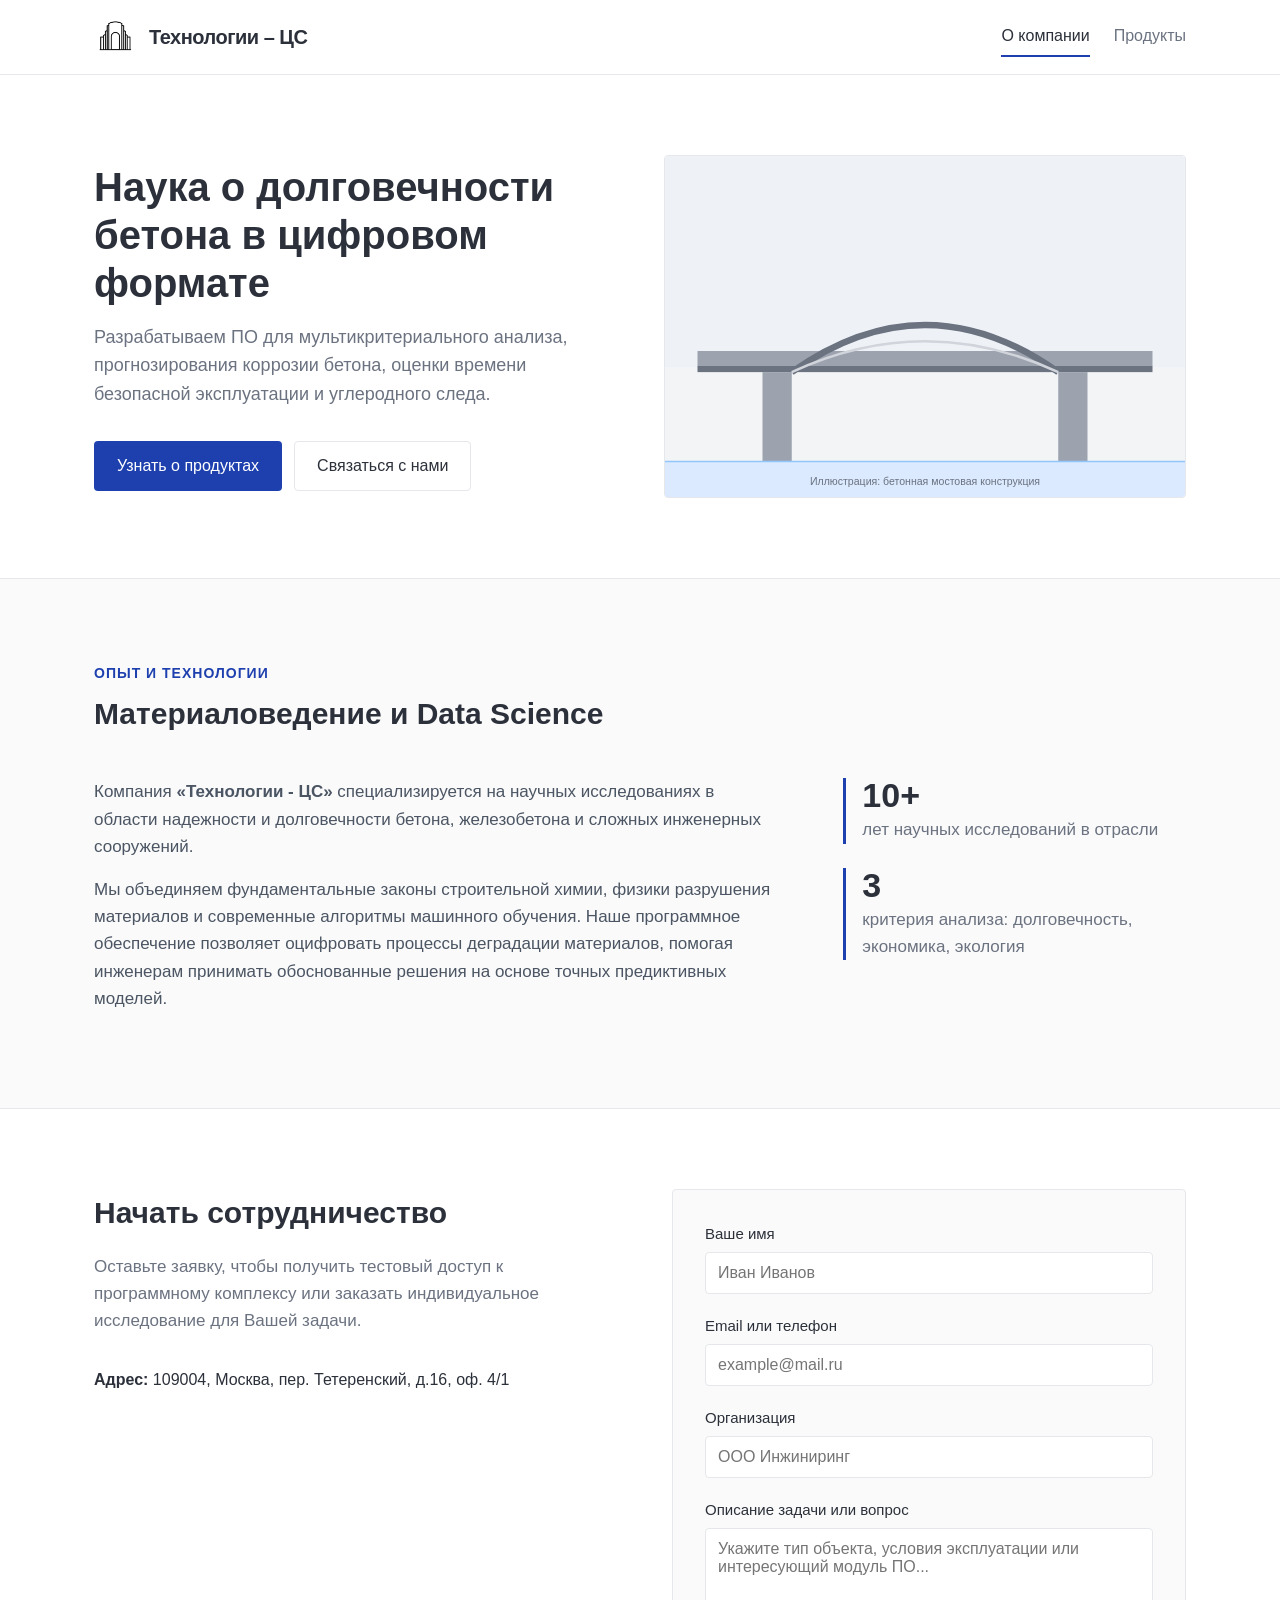
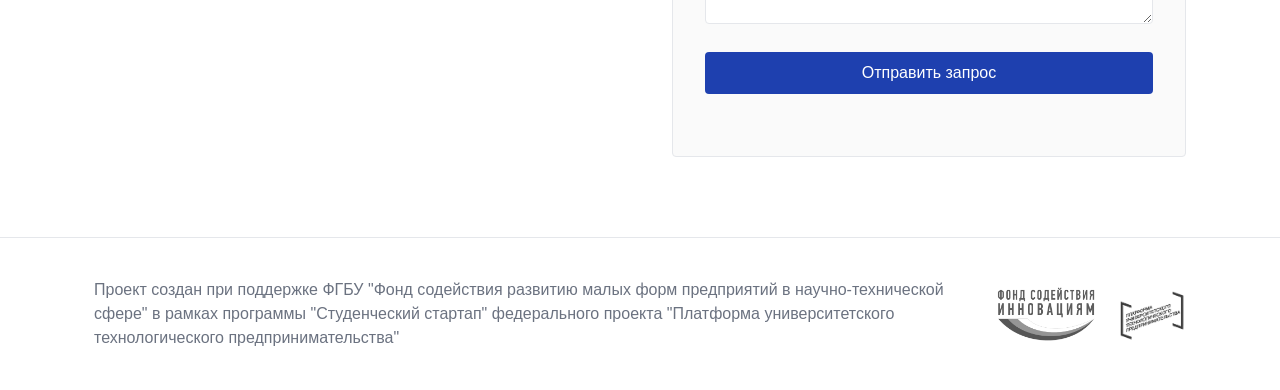
<file: index.html>
<!DOCTYPE html>
<html lang="ru">
<head>
    <meta charset="UTF-8">
    <meta name="viewport" content="width=device-width, initial-scale=1.0">
    <title>Технологии - ЦС | Научные исследования и долговечность бетона</title>
    <style>
        /* МИНИМАЛИСТИЧНЫЙ ИНЖЕНЕРНЫЙ СТИЛЬ */
        :root {
            --bg-color: #fafafa;
            --text-color: #2b303a;
            --text-muted: #6b7280;
            --border-color: #e5e7eb;
            --accent-color: #1e40af;
            --accent-hover: #1d4ed8;
            --card-bg: #ffffff;
            --font-family: -apple-system, BlinkMacSystemFont, "Segoe UI", Roboto, Helvetica, Arial, sans-serif;
        }

        * { box-sizing: border-box; margin: 0; padding: 0; }

        html { scroll-padding-top: 84px; }

        body {
            font-family: var(--font-family);
            background-color: var(--bg-color);
            color: var(--text-color);
            font-size: 17px;
            line-height: 1.6;
            -webkit-font-smoothing: antialiased;
        }

        .container { width: 100%; max-width: 1140px; margin: 0 auto; padding: 0 24px; }

        /* КНОПКИ */
        .btn {
            display: inline-block;
            padding: 11px 22px;
            font-size: 16px;
            font-weight: 500;
            text-decoration: none;
            border-radius: 4px;
            transition: all 0.2s ease;
            cursor: pointer;
            border: 1px solid transparent;
        }
        .btn-primary { background-color: var(--accent-color); color: #fff; }
        .btn-primary:hover { background-color: var(--accent-hover); }
        .btn-secondary {
            background-color: transparent;
            color: var(--text-color);
            border-color: var(--border-color);
        }
        .btn-secondary:hover { background-color: #f3f4f6; border-color: #d1d5db; }
        .btn-block { display: block; width: 100%; text-align: center; }

        /* Доступность фокуса */
        a:focus-visible, button:focus-visible, input:focus-visible, textarea:focus-visible {
            outline: 2px solid var(--accent-color);
            outline-offset: 2px;
        }

        /* ШАПКА */
        .site-header {
            background-color: #fff;
            border-bottom: 1px solid var(--border-color);
            position: sticky;
            top: 0;
            z-index: 100;
        }
        .header-wrap {
            display: flex;
            justify-content: space-between;
            align-items: center;
            height: 74px;
        }
        .logo { display: flex; align-items: center; gap: 12px; min-height: 32px; }
        /* Логотип в шапке не вылезает за границы */
        .logo-img {
            height: 36px;
            max-height: 40px;
            width: auto;
            object-fit: contain;
            filter: grayscale(100%);
        }
        .logo-text { font-weight: 700; font-size: 20px; letter-spacing: -0.5px; }
        .main-nav { display: flex; gap: 24px; }
        .nav-link {
            color: var(--text-muted);
            text-decoration: none;
            font-size: 16px;
            font-weight: 500;
            padding: 6px 0;
            border-bottom: 2px solid transparent;
            transition: all 0.2s ease;
        }
        .nav-link:hover, .nav-link.active { color: var(--text-color); border-bottom-color: var(--accent-color); }

        /* HERO */
        .hero-section {
            padding: 80px 0;
            background-color: #fff;
            border-bottom: 1px solid var(--border-color);
        }
        .hero-wrap {
            display: grid;
            grid-template-columns: 1fr 1fr;
            gap: 48px;
            align-items: center;
        }
        @media (max-width: 768px) { .hero-wrap { grid-template-columns: 1fr; gap: 32px; } }

        .hero-title { font-size: 40px; line-height: 1.2; margin-bottom: 16px; font-weight: 700; }
        .hero-subtitle { font-size: 18px; color: var(--text-muted); margin-bottom: 32px; }
        .hero-actions { display: flex; gap: 12px; flex-wrap: wrap; }
        .hero-image-block img {
            width: 100%;
            height: auto;
            border-radius: 4px;
            border: 1px solid var(--border-color);
            display: block;
        }

        /* О НАС */
        .about-section { padding: 80px 0; border-bottom: 1px solid var(--border-color); }
        .section-header { margin-bottom: 40px; }
        .section-subtitle {
            font-size: 14px;
            text-transform: uppercase;
            letter-spacing: 1px;
            color: var(--accent-color);
            font-weight: 600;
        }
        .section-title { font-size: 30px; margin-top: 4px; }
        .about-grid { display: grid; grid-template-columns: 2fr 1fr; gap: 64px; }
        @media (max-width: 768px) { .about-grid { grid-template-columns: 1fr; gap: 32px; } }

        /* Единый размер шрифта в описании слева и подписях справа */
        .about-text p { margin-bottom: 16px; color: #4b5563; font-size: 17px; line-height: 1.6; }
        .about-stats { display: flex; flex-direction: column; gap: 24px; }
        .stat-item { border-left: 3px solid var(--accent-color); padding-left: 16px; }
        .stat-num { display: block; font-size: 34px; font-weight: 700; line-height: 1; margin-bottom: 4px; }
        .stat-desc { font-size: 17px; color: var(--text-muted); line-height: 1.6; }

        /* ФОРМА И КОНТАКТЫ */
        .contact-section {
            padding: 80px 0;
            background-color: #fff;
            border-bottom: 1px solid var(--border-color);
        }
        .contact-wrap { display: grid; grid-template-columns: 1fr 1fr; gap: 64px; }
        @media (max-width: 768px) { .contact-wrap { grid-template-columns: 1fr; gap: 40px; } }
        .contact-info h2 { font-size: 30px; margin-bottom: 16px; }
        .contact-info p { color: var(--text-muted); margin-bottom: 32px; font-size: 17px; }
        .contact-details p { margin-bottom: 12px; font-size: 16px; color: var(--text-color); }
        .contact-form-block {
            background-color: var(--bg-color);
            padding: 32px;
            border-radius: 4px;
            border: 1px solid var(--border-color);
        }
        .form-group { margin-bottom: 20px; }
        .form-group label { display: block; font-size: 15px; font-weight: 500; margin-bottom: 6px; }
        .form-group input, .form-group textarea {
            width: 100%;
            padding: 11px 12px;
            border: 1px solid var(--border-color);
            border-radius: 4px;
            font-family: var(--font-family);
            font-size: 16px;
            background-color: #fff;
        }
        .form-group input:focus, .form-group textarea:focus {
            outline: none;
            border-color: var(--accent-color);
        }

        /* Статус отправки формы */
        .form-status {
            margin-top: 12px;
            font-size: 15px;
            text-align: center;
            min-height: 1.2em;
        }
        .form-status.error { color: #c0392b; }

        /* Кнопка после успешной отправки */
        #submitBtn.sent {
            background-color: #2E7D5B;
            cursor: default;
            pointer-events: none;
        }

        /* ПОДВАЛ */
       .site-footer { background-color: #fff; padding: 40px 0; }
        .footer-wrap { display: flex; justify-content: space-between; align-items: center; }
        @media (max-width: 600px) { .footer-wrap { flex-direction: column; gap: 16px; text-align: center; } }
        .footer-copyright { font-size: 15px; color: var(--text-muted); }
        .fsi-support { display: flex; align-items: center; gap: 24px; }

        /* Текст подписи в подвале */
        .fsi-text {
            font-size: 16px;
            color: var(--text-muted);
            line-height: 1.5;
        }

        /* Контейнер для двух логотипов: одинаковый размер + ровный отступ */
        .fsi-logos {
            display: flex;
            align-items: center;
            gap: 20px;
            flex-shrink: 0;
        }

        /* Общий стиль для обоих логотипов — одинаковый размер */
        .fsi-logo {
            height: 56px;
            width: auto;
            max-width: 220px;
            object-fit: contain;
            filter: grayscale(100%);
            opacity: 0.95;
            flex-shrink: 0;
        }

        @media (max-width: 600px) {
            .fsi-support { flex-direction: column; align-items: center; text-align: center; }
            .fsi-text { font-size: 15px; }
            .fsi-logos { gap: 16px; }
            .fsi-logo { height: 48px; max-width: 180px; }
        }
    </style>
</head>
<body>

    <!-- ШАПКА САЙТА -->
    <header class="site-header">
        <div class="container header-wrap">
            <div class="logo">
                <img src="logo TCS.png" alt="Логотип Технологии - ЦС" class="logo-img">
                <span class="logo-text">Технологии – ЦС</span>
            </div>
            <nav class="main-nav">
                <a href="index.html" class="nav-link active">О компании</a>
                <a href="products.html" class="nav-link">Продукты</a>
            </nav>
        </div>
    </header>

    <!-- ГЛАВНЫЙ ЭКРАН -->
    <section class="hero-section">
        <div class="container hero-wrap">
            <div class="hero-content">
                <h1 class="hero-title">Наука о долговечности бетона в цифровом формате</h1>
                <p class="hero-subtitle">Разрабатываем ПО для мультикритериального анализа, прогнозирования коррозии бетона, оценки времени безопасной эксплуатации и углеродного следа.</p>
                <div class="hero-actions">
                    <a href="products.html" class="btn btn-primary">Узнать о продуктах</a>
                    <a href="#contact" class="btn btn-secondary">Связаться с нами</a>
                </div>
            </div>
            <div class="hero-image-block">
                <svg viewBox="0 0 640 420" xmlns="http://www.w3.org/2000/svg" role="img" aria-label="Инженерные бетонные конструкции" style="width:100%;height:auto;display:block;border-radius:4px;border:1px solid var(--border-color);background:#f3f4f6;">
                    <rect width="640" height="420" fill="#f3f4f6"/>
                    <rect width="640" height="260" fill="#eef2f7"/>
                    <rect x="40" y="240" width="560" height="18" fill="#9ca3af"/>
                    <rect x="40" y="258" width="560" height="8" fill="#6b7280"/>
                    <rect x="120" y="266" width="36" height="110" fill="#9ca3af"/>
                    <rect x="484" y="266" width="36" height="110" fill="#9ca3af"/>
                    <path d="M156 266 Q 320 150 484 266" fill="none" stroke="#6b7280" stroke-width="8"/>
                    <path d="M156 266 Q 320 190 484 266" fill="none" stroke="#d1d5db" stroke-width="3"/>
                    <rect y="376" width="640" height="44" fill="#dbeafe"/>
                    <line x1="0" y1="376" x2="640" y2="376" stroke="#93c5fd" stroke-width="2"/>
                    <text x="320" y="405" text-anchor="middle" font-family="-apple-system,Segoe UI,Roboto,sans-serif" font-size="13" fill="#6b7280">Иллюстрация: бетонная мостовая конструкция</text>
                </svg>
            </div>
        </div>
    </section>

    <!-- О КОМПАНИИ -->
    <section class="about-section">
        <div class="container">
            <div class="section-header">
                <span class="section-subtitle">Опыт и технологии</span>
                <h2 class="section-title">Материаловедение и Data Science</h2>
            </div>
            <div class="about-grid">
                <div class="about-text">
                    <p>Компания <strong>«Технологии - ЦС»</strong> специализируется на научных исследованиях в области надежности и долговечности бетона, железобетона и сложных инженерных сооружений.</p>
                    <p>Мы объединяем фундаментальные законы строительной химии, физики разрушения материалов и современные алгоритмы машинного обучения. Наше программное обеспечение позволяет оцифровать процессы деградации материалов, помогая инженерам принимать обоснованные решения на основе точных предиктивных моделей.</p>
                </div>
                <div class="about-stats">
                    <div class="stat-item">
                        <span class="stat-num">10+</span>
                        <span class="stat-desc">лет научных исследований в отрасли</span>
                    </div>
                    <div class="stat-item">
                        <span class="stat-num">3</span>
                        <span class="stat-desc">критерия анализа: долговечность, экономика, экология</span>
                    </div>
                </div>
            </div>
        </div>
    </section>

    <!-- ФОРМА ОБРАТНОЙ СВЯЗИ -->
    <section id="contact" class="contact-section">
        <div class="container contact-wrap">
            <div class="contact-info">
                <h2>Начать сотрудничество</h2>
                <p>Оставьте заявку, чтобы получить тестовый доступ к программному комплексу или заказать индивидуальное исследование для Вашей задачи.</p>
                <div class="contact-details">
                    <!-- <p><strong>Email:</strong> info@technologies-cs.ru</p> -->
                    <!-- <p><strong>Телефон:</strong> +7 (495) 123-45-67</p> -->
                    <p><strong>Адрес:</strong> 109004, Москва, пер. Тетеренский, д.16, оф. 4/1 </p>
                </div>
            </div>
            <div class="contact-form-block">
                <!-- Форма через Web3Forms, отправка в скрытый iframe: без CORS и без перезагрузки -->
                <form id="contactForm" action="https://api.web3forms.com/submit" method="POST" class="engineer-form">

                    <input type="hidden" name="access_key" value="884830f6-075a-4b9a-88a0-ac2e92e96a84">
                    <input type="checkbox" name="botcheck" class="hidden" style="display: none;">
                    <input type="hidden" name="subject" value="Новая заявка с сайта Технологии-CS">

                    <div class="form-group">
                        <label for="name">Ваше имя</label>
                        <input type="text" id="name" name="Имя пользователя" placeholder="Иван Иванов" required>
                    </div>

                    <div class="form-group">
                        <label for="email">Email или телефон</label>
                        <input type="text" id="email" name="Контакты" placeholder="example@mail.ru" required>
                    </div>

                    <div class="form-group">
                        <label for="company">Организация</label>
                        <input type="text" id="company" name="Компания" placeholder="ООО Инжиниринг">
                    </div>

                    <div class="form-group">
                        <label for="message">Описание задачи или вопрос</label>
                        <textarea id="message" name="Сообщение / Задача" rows="4" placeholder="Укажите тип объекта, условия эксплуатации или интересующий модуль ПО..." required></textarea>
                    </div>

                    <button type="submit" id="submitBtn" class="btn btn-primary btn-block">Отправить запрос</button>
                    <p id="formStatus" class="form-status" role="status" aria-live="polite"></p>
                </form>
            </div>
        </div>
    </section>

    <!-- ПОДВАЛ -->
    <footer class="site-footer">
        <div class="container footer-wrap">

            <div class="fsi-support">
                <span class="fsi-text">Проект создан при поддержке ФГБУ "Фонд содействия развитию малых форм предприятий в научно-технической сфере" в рамках программы "Студенческий стартап" федерального проекта "Платформа университетского технологического предпринимательства"</span>
                <div class="fsi-logos">
                    <img src="head_logo_fasie.png" alt="Логотип ФСИ" class="fsi-logo">
                    <!-- Второй логотип -->
                    <img src="logo putp.png" alt="Второй логотип" class="fsi-logo">
                </div>
            </div>
        </div>
    </footer>

    <!-- ОТПРАВКА ФОРМЫ БЕЗ ПЕРЕЗАГРУЗКИ (через скрытый iframe, без CORS) -->
    <script>
    (function () {
        var form = document.getElementById('contactForm');
        if (!form) return;

        var btn = document.getElementById('submitBtn');
        var status = document.getElementById('formStatus');
        var originalText = btn.textContent;
        var submitted = false;

        // Скрытый iframe-приёмник
        var sinkName = 'w3f_sink_' + Date.now();
        var sink = document.createElement('iframe');
        sink.name = sinkName;
        sink.style.display = 'none';
        sink.setAttribute('aria-hidden', 'true');
        document.body.appendChild(sink);

        form.addEventListener('submit', function (e) {
            e.preventDefault();
            if (submitted) return;
            submitted = true;

            status.textContent = '';
            status.className = 'form-status';
            btn.disabled = true;
            btn.textContent = 'Отправка…';

            // Отправляем форму в скрытый iframe — страница не перезагружается
            form.target = sinkName;
            form.submit();

            // Ответ прочитать нельзя (cross-origin), но факт отправки есть.
            // Через небольшую паузу показываем успех.
            setTimeout(function () {
                btn.textContent = 'Заявка отправлена';
                btn.classList.add('sent');
                form.reset();
                form.removeAttribute('target');
            }, 1200);
        });
    })();
    </script>

</body>
</html>
</file>
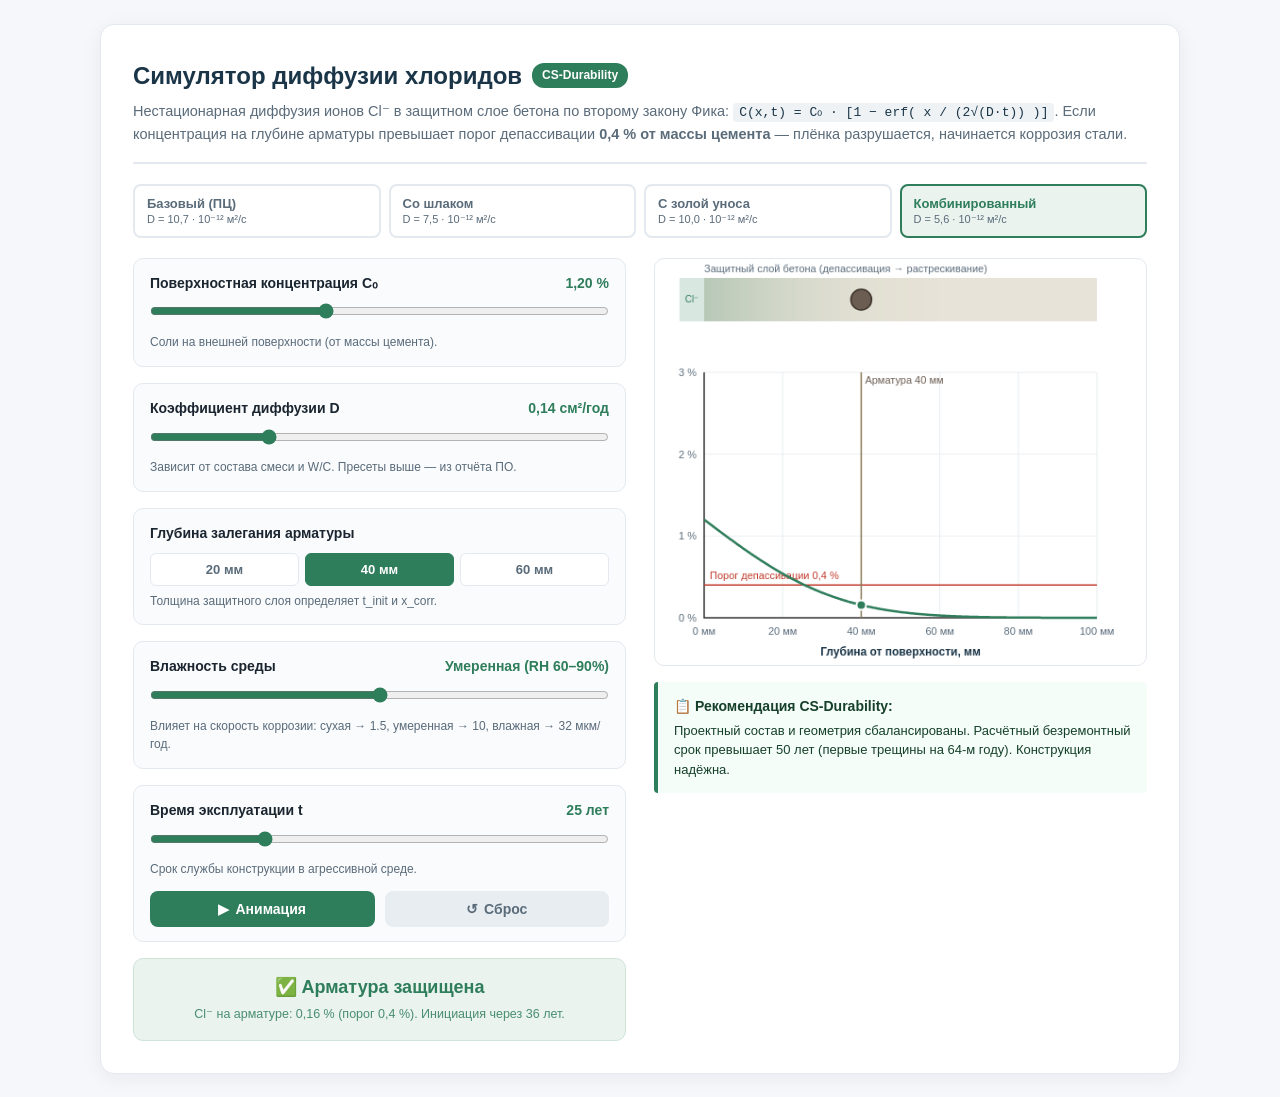
<file: chloride simulator final.html>
<!DOCTYPE html>
<html lang="ru">
<head>
<meta charset="UTF-8">
<meta name="viewport" content="width=device-width, initial-scale=1.0">
<title>Симулятор диффузии хлоридов — CS-Durability</title>
<style>
  :root {
    --bg: #f5f7fa; --card: #ffffff; --text: #1a2530; --muted: #5a6b7a;
    --border: #e3e9ef; --accent: #2E7D5B; --accent-hover: #256448;
    --danger: #c0392b; --danger-bg: #fdecea; --safe-bg: #eaf3ee;
    --warn-bg: #fff8e1; --warn: #8a7010;
  }
  * { box-sizing: border-box; }
  body {
    margin: 0; padding: 24px;
    font-family: -apple-system, 'Segoe UI', Roboto, sans-serif;
    background: var(--bg); color: var(--text); line-height: 1.55;
    display: flex; justify-content: center;
  }
  .container {
    max-width: 1080px; width: 100%;
    background: var(--card); padding: 32px;
    border-radius: 14px; border: 1px solid var(--border);
    box-shadow: 0 4px 20px rgba(20, 40, 60, 0.06);
  }
  h1 { font-size: 24px; margin: 0 0 6px; color: #1a3547;
       display: flex; align-items: center; gap: 10px; flex-wrap: wrap; }
  h1 .badge { font-size: 12px; font-weight: 600; padding: 3px 10px;
              background: var(--accent); color: #fff; border-radius: 12px; }
  .lead { color: var(--muted); font-size: 14.5px; margin: 0 0 20px;
          padding-bottom: 16px; border-bottom: 2px solid var(--border); }
  .lead code { background: #eef2f5; padding: 2px 6px; border-radius: 4px;
               font-size: 13px; color: #1a3547; }
  .presets { display: flex; flex-wrap: wrap; gap: 8px; margin-bottom: 20px; }
  .preset { flex: 1 1 160px; padding: 10px 12px; border: 2px solid var(--border);
            background: #fff; border-radius: 8px; cursor: pointer;
            font-size: 13px; font-weight: 600; color: var(--muted);
            transition: all 0.15s; text-align: left; font-family: inherit; }
  .preset:hover { border-color: var(--accent); color: var(--accent); }
  .preset.active { border-color: var(--accent); background: var(--safe-bg);
                   color: var(--accent); }
  .preset small { display: block; font-weight: 400; font-size: 11px;
                  color: var(--muted); margin-top: 2px; }
  .dashboard { display: grid; grid-template-columns: 1fr 1fr;
               gap: 28px; margin-top: 8px; }
  @media (max-width: 820px) {
    .dashboard { grid-template-columns: 1fr; }
    body { padding: 12px; }
    .container { padding: 20px; }
  }
  .controls { display: flex; flex-direction: column; gap: 16px; }
  .control-group { background: #fafbfc; padding: 14px 16px;
                   border-radius: 10px; border: 1px solid var(--border); }
  .control-group label { display: flex; justify-content: space-between;
                         align-items: baseline; font-weight: 600;
                         margin-bottom: 8px; font-size: 14px; }
  .control-group label span { color: var(--accent); font-variant-numeric: tabular-nums; }
  .control-group input[type="range"] { width: 100%; margin: 0; accent-color: var(--accent); }
  .toggle-group { display: flex; gap: 6px; margin-top: 4px; }
  .toggle-btn { flex: 1; padding: 8px; border: 1px solid var(--border); background: #fff;
                border-radius: 6px; cursor: pointer; font-size: 13px; font-weight: 600;
                color: var(--muted); transition: all 0.15s; text-align: center;
                font-family: inherit; }
  .toggle-btn:hover { border-color: var(--accent); color: var(--accent); }
  .toggle-btn.active { background: var(--accent); color: #fff; border-color: var(--accent); }
  .hint { display: block; font-size: 12px; color: var(--muted); margin-top: 6px; }
  .animation-controls { display: flex; gap: 10px; margin-top: 12px; }
  .btn { flex: 1; padding: 10px 14px; border: none; border-radius: 8px;
         font-weight: 600; cursor: pointer; font-size: 14px;
         display: flex; align-items: center; justify-content: center; gap: 6px;
         transition: background 0.15s; font-family: inherit; }
  .btn-primary { background: var(--accent); color: #fff; }
  .btn-primary:hover { background: var(--accent-hover); }
  .btn-secondary { background: #e8edf1; color: var(--muted); }
  .btn-secondary:hover { background: #d8dfe5; }
  .status-box { padding: 16px; border-radius: 10px; font-weight: 600;
                text-align: center; font-size: 15px; transition: all 0.25s;
                border: 1px solid transparent; line-height: 1.4; }
  .status-safe { background: var(--safe-bg); color: var(--accent); border-color: #cfe4d8; }
  .status-danger { background: var(--danger-bg); color: var(--danger); border-color: #f5c6c0; }
  .status-warn { background: var(--warn-bg); color: var(--warn); border-color: #f0e2b0; }
  .status-box .big { font-size: 18px; display: block; margin-bottom: 2px; }
  .status-box .small { font-size: 12.5px; font-weight: 400; opacity: 0.85; }
  .visuals { display: flex; flex-direction: column; gap: 16px; }
  canvas { background: #fff; border: 1px solid var(--border);
           border-radius: 10px; width: 100%; height: auto; display: block; }
  .recommendation-box { font-size: 13px; padding: 14px 16px;
                        border-left: 4px solid var(--accent);
                        border-radius: 4px; transition: all 0.2s; line-height: 1.5; }
  .rec-danger { background: #fdf5f4; border-left-color: var(--danger); color: #5c1d16; }
  .rec-warn { background: #fdfaf0; border-left-color: var(--warn); color: #5c4a0b; }
  .rec-safe { background: #f4fdf8; border-left-color: var(--accent); color: #16402a; }
  .recommendation-box strong { display: block; font-size: 14px; margin-bottom: 4px; color: inherit; }
</style>
</head>
<body>
<div class="container">

  <h1>Симулятор диффузии хлоридов <span class="badge">CS-Durability</span></h1>
  <p class="lead">
    Нестационарная диффузия ионов Cl⁻ в защитном слое бетона по второму закону Фика:
    <code>C(x,t) = C₀ · [1 − erf( x / (2√(D·t)) )]</code>.
    Если концентрация на глубине арматуры превышает порог депассивации
    <strong>0,4 % от массы цемента</strong> — плёнка разрушается, начинается коррозия стали.
  </p>

  <div class="presets" role="group" aria-label="Пресеты составов">
    <button class="preset" data-d="0.27" data-label="Базовый (ПЦ)">
      Базовый (ПЦ)<small>D = 10,7 · 10⁻¹² м²/с</small>
    </button>
    <button class="preset" data-d="0.19" data-label="Со шлаком">
      Со шлаком<small>D = 7,5 · 10⁻¹² м²/с</small>
    </button>
    <button class="preset" data-d="0.25" data-label="С золой уноса">
      С золой уноса<small>D = 10,0 · 10⁻¹² м²/с</small>
    </button>
    <button class="preset active" data-d="0.14" data-label="Комбинированный (TOPSIS)">
      Комбинированный<small>D = 5,6 · 10⁻¹² м²/с</small>
    </button>
  </div>

  <div class="dashboard">
    <div class="controls">
      <div class="control-group">
        <label>Поверхностная концентрация C₀ <span id="cs-val">1,20 %</span></label>
        <input type="range" id="cs" min="0.1" max="3.0" step="0.05" value="1.2">
        <span class="hint">Соли на внешней поверхности (от массы цемента).</span>
      </div>

      <div class="control-group">
        <label>Коэффициент диффузии D <span id="d-val">0,14 см²/год</span></label>
        <input type="range" id="d" min="0.02" max="0.5" step="0.01" value="0.14">
        <span class="hint">Зависит от состава смеси и W/C. Пресеты выше — из отчёта ПО.</span>
      </div>

      <div class="control-group">
        <label>Глубина залегания арматуры</label>
        <div class="toggle-group" id="depth-selector">
          <button class="toggle-btn" data-depth="20">20 мм</button>
          <button class="toggle-btn active" data-depth="40">40 мм</button>
          <button class="toggle-btn" data-depth="60">60 мм</button>
        </div>
        <span class="hint">Толщина защитного слоя определяет t_init и x_corr.</span>
      </div>

      <div class="control-group">
        <label>Влажность среды <span id="h-val">Умеренная</span></label>
        <input type="range" id="humidity" min="1" max="3" step="1" value="2">
        <span class="hint">Влияет на скорость коррозии: сухая → 1.5, умеренная → 10, влажная → 32 мкм/год.</span>
      </div>

      <div class="control-group">
        <label>Время эксплуатации t <span id="t-val">25 лет</span></label>
        <input type="range" id="t" min="1" max="100" step="1" value="25">
        <span class="hint">Срок службы конструкции в агрессивной среде.</span>
        <div class="animation-controls">
          <button id="playBtn" class="btn btn-primary"><span>▶</span> Анимация</button>
          <button id="resetBtn" class="btn btn-secondary"><span>↺</span> Сброс</button>
        </div>
      </div>

      <div id="status" class="status-box status-safe" aria-live="polite">
        <span class="big">✅ Арматура защищена</span>
        <span class="small">Концентрация на арматуре ниже порога</span>
      </div>
    </div>

    <div class="visuals">
      <canvas id="plotCanvas" width="520" height="430"
              aria-label="График концентрации хлоридов по глубине"></canvas>
      <div id="recommendation" class="recommendation-box rec-safe">
        <strong>📋 Рекомендация CS-Durability:</strong>
        <span id="rec-text">Загрузка данных инженерного анализа…</span>
      </div>
    </div>
  </div>

</div>

<script>
(function () {
  'use strict';

  // ===== DOM =====
  const csSlider = document.getElementById('cs');
  const dSlider  = document.getElementById('d');
  const tSlider  = document.getElementById('t');
  const hSlider  = document.getElementById('humidity');
  const csVal    = document.getElementById('cs-val');
  const dVal     = document.getElementById('d-val');
  const tVal     = document.getElementById('t-val');
  const hVal     = document.getElementById('h-val');
  const statusBox= document.getElementById('status');
  const playBtn  = document.getElementById('playBtn');
  const resetBtn = document.getElementById('resetBtn');
  const canvas   = document.getElementById('plotCanvas');
  const ctx      = canvas.getContext('2d');
  const presetBtns = document.querySelectorAll('.preset');
  const depthBtns  = document.querySelectorAll('.toggle-btn');
  const recBox   = document.getElementById('recommendation');
  const recText  = document.getElementById('rec-text');

  // ===== Константы и состояние =====
  let currentRebarDepth = 40;   // мм
  const CRITICAL    = 0.4;      // порог депассивации, % массы цемента
  const MAX_DEPTH_MM = 100;
  const C_MAX        = 3.0;

  // Базовая кинетика по типам среды, мкм/год
  // (сухая — медленно, умеренная — средне, влажная — быстро)
  const H_FACTORS = [1.5, 10.0, 32.0];
  const H_TEXTS = [
    'Сухая (RH < 60%)',
    'Умеренная (RH 60–90%)',
    'Влажная (RH > 90%)'
  ];

  let timer   = null;
  let playing = false;

  // ===== erf (Абрамовиц–Стеган, точность ~1e-7) =====
  function erf(x) {
    const a1 =  0.254829592, a2 = -0.284496736, a3 = 1.421413741;
    const a4 = -1.453152027, a5 =  1.061405429, p  = 0.3275911;
    const sign = x < 0 ? -1 : 1;
    x = Math.abs(x);
    const t = 1 / (1 + p * x);
    const y = 1 - (((((a5 * t + a4) * t + a3) * t + a2) * t + a1) * t) * Math.exp(-x * x);
    return sign * y;
  }

  // ===== inverf: бисекция =====
  function inverf(y) {
    let low = 0, high = 4, mid;
    for (let i = 0; i < 30; i++) {
      mid = (low + high) / 2;
      if (erf(mid) > y) high = mid; else low = mid;
    }
    return mid;
  }

  // ===== Второй закон Фика =====
  function concentration(x_mm, D_cm2_year, t_years, C0) {
    if (t_years <= 0) return 0;
    const x_cm = x_mm / 10;
    const arg  = x_cm / (2 * Math.sqrt(D_cm2_year * t_years));
    return C0 * (1 - erf(arg));
  }

  function fmt(v, digits) {
    return v.toFixed(digits).replace('.', ',');
  }

  // ===== Обновление расчёта =====
  function update() {
    const C0   = parseFloat(csSlider.value);
    const D    = parseFloat(dSlider.value);
    const t    = parseFloat(tSlider.value);
    const hIdx = parseInt(hSlider.value, 10);

    hVal.textContent  = H_TEXTS[hIdx - 1];
    csVal.textContent = fmt(C0, 2) + ' %';
    dVal.textContent  = fmt(D, 2) + ' см²/год';
    tVal.textContent  = t + ' лет';

    // --- 1. Время депассивации t_init (зависит от глубины арматуры) ---
    let t_init = Infinity;
    if (C0 > CRITICAL) {
      const targetErf = 1 - (CRITICAL / C0);
      const arg   = inverf(targetErf);
      const x_cm  = currentRebarDepth / 10;
      t_init = (x_cm * x_cm) / (4 * D * arg * arg);
    }

    // --- 2. Скорость коррозии (зависит от влажности, D, C0) ---
    const v_base = H_FACTORS[hIdx - 1] * (D / 0.15) * (C0 / 1.2);
    const v_corr = Math.max(1.0, Math.min(v_base, 70));   // мкм/год

    // --- 3. Критическая глубина коррозии x_corr (в мкм!) ---
    // Для защитного слоя 20/40/60 мм принимаем 15/30/45 мкм (fib MC2010, 20–50 мкм).
    // Формула: x_corr = clamp(rebarDepth * 0.75, 15, 50)
    const x_corr_um = Math.min(50, Math.max(15, currentRebarDepth * 0.75));

    // --- 4. Время до появления трещины ---
    const t_crack = t_init + (x_corr_um / v_corr);

    // --- 5. Текущая концентрация на арматуре ---
    const cRebar = concentration(currentRebarDepth, D, t, C0);

    // --- 6. Статус ---
    if (t >= t_crack) {
      statusBox.className = 'status-box status-danger';
      statusBox.innerHTML =
        '<span class="big">⚠️ Стадия II: продольные трещины</span>' +
        '<span class="small">Cl⁻ на арматуре: ' + fmt(cRebar, 2) + ' %. ' +
        'Износ стали превысил ' + Math.round(x_corr_um) + ' мкм. ' +
        'Трещины с ' + Math.round(t_crack) + '-го года. ' +
        'Скорость коррозии: ' + Math.round(v_corr) + ' мкм/год.</span>';
    } else if (t >= t_init) {
      statusBox.className = 'status-box status-warn';
      statusBox.innerHTML =
        '<span class="big">🟡 Стадия I: инициация коррозии</span>' +
        '<span class="small">Депассивация на ' + Math.round(t_init) + '-м году. ' +
        'Скорость коррозии: ' + Math.round(v_corr) + ' мкм/год. ' +
        'До трещины ~' + Math.round(t_crack - t) + ' лет.</span>';
    } else {
      statusBox.className = 'status-box status-safe';
      statusBox.innerHTML =
        '<span class="big">✅ Арматура защищена</span>' +
        '<span class="small">Cl⁻ на арматуре: ' + fmt(cRebar, 2) + ' % ' +
        '(порог ' + fmt(CRITICAL, 1) + ' %). ' +
        'Инициация через ' + Math.round(t_init - t) + ' лет.</span>';
    }

    // --- 7. Рекомендация ---
    if (t_crack < 30) {
      recBox.className = 'recommendation-box rec-danger';
      recText.innerHTML =
        'Критически низкий ресурс (' + Math.round(t_crack) + ' лет до разрушения). ' +
        '<strong>Рекомендуется увеличить защитный слой до 60 мм</strong> ' +
        'или перейти на составы с пониженным D (комбинированный, со шлаком).';
    } else if (t_crack < 55) {
      recBox.className = 'recommendation-box rec-warn';
      recText.innerHTML =
        'Умеренная долговечность (' + Math.round(t_crack) + ' лет до первой трещины). ' +
        'Для минимизации рисков на рубеже 50 лет снизьте W/C ' +
        'или примените гидрофобизацию внешней грани.';
    } else {
      recBox.className = 'recommendation-box rec-safe';
      const yearsText = isFinite(t_crack)
        ? Math.round(t_crack) + '-м году'
        : 'дальних горизонтах';
      recText.innerHTML =
        'Проектный состав и геометрия сбалансированы. ' +
        'Расчётный безремонтный срок превышает 50 лет ' +
        '(первые трещины на ' + yearsText + '). Конструкция надёжна.';
    }

    draw(C0, D, t, t_init, t_crack, v_corr);
  }

  // ===== Отрисовка =====
  function draw(C0, D, t, t_init, t_crack, v_corr) {
    const W = canvas.width, H = canvas.height;
    ctx.clearRect(0, 0, W, H);

    const pad    = 52;
    const graphW = W - pad * 2;

    // ===== ВЕРХ: разрез =====
    const sectionTop = 20;
    const sectionH   = 46;
    const rebarX     = pad + (currentRebarDepth / MAX_DEPTH_MM) * graphW;

    // Среда
    ctx.fillStyle = 'rgba(46, 125, 91, 0.18)';
    ctx.fillRect(pad - 26, sectionTop, 26, sectionH);
    ctx.fillStyle = '#2e7d5b';
    ctx.font = '10px -apple-system, Segoe UI, sans-serif';
    ctx.textAlign = 'center';
    ctx.fillText('Cl⁻', pad - 13, sectionTop + sectionH / 2 + 3);

    // Бетон
    ctx.fillStyle = '#e8e3d8';
    ctx.fillRect(pad, sectionTop, graphW, sectionH);

    // Градиент проникновения Cl⁻
    for (let i = 0; i < graphW; i++) {
      const x_mm = (i / graphW) * MAX_DEPTH_MM;
      const c = concentration(x_mm, D, t, C0);
      const intensity = Math.min(c / C_MAX, 1);
      if (intensity > 0.01) {
        ctx.fillStyle = 'rgba(46, 125, 91, ' + (intensity * 0.65).toFixed(3) + ')';
        ctx.fillRect(pad + i, sectionTop, 1, sectionH);
      }
    }

    // Продольная трещина
    if (t >= t_crack) {
      ctx.strokeStyle = '#c0392b';
      ctx.lineWidth = 2.5;
      ctx.beginPath();
      ctx.moveTo(rebarX, sectionTop + sectionH / 2);
      ctx.lineTo(pad, sectionTop + sectionH / 2 - 5);
      ctx.stroke();
    }

    // Стержень
    ctx.beginPath();
    ctx.arc(rebarX, sectionTop + sectionH / 2, 11, 0, 2 * Math.PI);

    if (t >= t_crack) {
      ctx.fillStyle = 'rgba(192, 57, 43, 0.25)';
      ctx.beginPath();
      ctx.arc(rebarX, sectionTop + sectionH / 2, 18, 0, 2 * Math.PI);
      ctx.fill();

      ctx.beginPath();
      ctx.arc(rebarX, sectionTop + sectionH / 2, 11, 0, 2 * Math.PI);
      ctx.fillStyle = '#c0392b';
      ctx.strokeStyle = '#8b1a1a';
    } else if (t >= t_init) {
      ctx.fillStyle = '#d35400';
      ctx.strokeStyle = '#ba4a00';
    } else {
      ctx.fillStyle = '#6b5d52';
      ctx.strokeStyle = '#3d332a';
    }
    ctx.fill();
    ctx.lineWidth = 1.5;
    ctx.stroke();

    // Скорость коррозии у стержня
    if (t >= t_init) {
      ctx.fillStyle = t >= t_crack ? '#c0392b' : '#ba4a00';
      ctx.font = 'bold 10px -apple-system, Segoe UI, sans-serif';
      ctx.textAlign = 'center';
      ctx.fillText(Math.round(v_corr) + ' мкм/год', rebarX, sectionTop + sectionH + 13);
    }

    ctx.fillStyle = '#5a6b7a';
    ctx.font = '11px -apple-system, Segoe UI, sans-serif';
    ctx.textAlign = 'left';
    ctx.fillText('Защитный слой бетона (депассивация → растрескивание)', pad, sectionTop - 6);

    // ===== НИЗ: график =====
    const gTop = 120;
    const gH   = H - gTop - 50;

    // Сетка Y
    ctx.strokeStyle = '#e8edf1';
    ctx.lineWidth = 1;
    ctx.fillStyle = '#5a6b7a';
    ctx.font = '11px -apple-system, Segoe UI, sans-serif';
    ctx.textAlign = 'right';
    for (let i = 0; i <= 3; i++) {
      const y = gTop + gH - (i / 3) * gH;
      ctx.beginPath();
      ctx.moveTo(pad, y);
      ctx.lineTo(pad + graphW, y);
      ctx.stroke();
      ctx.fillText(i + ' %', pad - 8, y + 4);
    }

    // Сетка X
    ctx.textAlign = 'center';
    for (let d = 0; d <= MAX_DEPTH_MM; d += 20) {
      const x = pad + (d / MAX_DEPTH_MM) * graphW;
      ctx.beginPath();
      ctx.moveTo(x, gTop);
      ctx.lineTo(x, gTop + gH);
      ctx.stroke();
      ctx.fillText(d + ' мм', x, gTop + gH + 18);
    }

    // Оси
    ctx.strokeStyle = '#333';
    ctx.lineWidth = 1.5;
    ctx.beginPath();
    ctx.moveTo(pad, gTop);
    ctx.lineTo(pad, gTop + gH);
    ctx.lineTo(pad + graphW, gTop + gH);
    ctx.stroke();

    ctx.fillStyle = '#1a3547';
    ctx.font = '600 12px -apple-system, Segoe UI, sans-serif';
    ctx.fillText('Глубина от поверхности, мм', pad + graphW / 2, H - 10);

    // Порог депассивации
    const thY = gTop + gH - (CRITICAL / C_MAX) * gH;
    ctx.strokeStyle = '#c0392b';
    ctx.lineWidth = 1.5;
    ctx.beginPath();
    ctx.moveTo(pad, thY);
    ctx.lineTo(pad + graphW, thY);
    ctx.stroke();

    ctx.fillStyle = '#c0392b';
    ctx.textAlign = 'left';
    ctx.font = '11px -apple-system, Segoe UI, sans-serif';
    ctx.fillText('Порог депассивации ' + fmt(CRITICAL, 1) + ' %', pad + 6, thY - 6);

    // Вертикаль арматуры
    ctx.strokeStyle = '#8a7a5a';
    ctx.beginPath();
    ctx.moveTo(rebarX, gTop);
    ctx.lineTo(rebarX, gTop + gH);
    ctx.stroke();

    ctx.fillStyle = '#6b5d52';
    ctx.font = '11px -apple-system, Segoe UI, sans-serif';
    ctx.textAlign = 'left';
    ctx.fillText('Арматура ' + currentRebarDepth + ' мм', rebarX + 4, gTop + 12);

    // Кривая C(x)
    ctx.beginPath();
    ctx.strokeStyle = '#2E7D5B';
    ctx.lineWidth = 2.5;
    for (let i = 0; i <= graphW; i++) {
      const x_mm = (i / graphW) * MAX_DEPTH_MM;
      const c = Math.min(concentration(x_mm, D, t, C0), C_MAX);
      const y = gTop + gH - (c / C_MAX) * gH;
      if (i === 0) ctx.moveTo(pad + i, y);
      else ctx.lineTo(pad + i, y);
    }
    ctx.stroke();

    // Маркер на арматуре
    const cR = Math.min(concentration(currentRebarDepth, D, t, C0), C_MAX);
    const yR = gTop + gH - (cR / C_MAX) * gH;

    ctx.beginPath();
    ctx.arc(rebarX, yR, 5, 0, 2 * Math.PI);
    ctx.fillStyle = t >= t_crack
      ? '#c0392b'
      : (t >= t_init ? '#d35400' : '#2E7D5B');
    ctx.fill();
    ctx.strokeStyle = '#fff';
    ctx.lineWidth = 2;
    ctx.stroke();
  }

  // ===== Управление анимацией =====
  function start() {
    if (parseInt(tSlider.value, 10) >= parseInt(tSlider.max, 10)) {
      tSlider.value = tSlider.min;
    }
    playing = true;
    playBtn.innerHTML = '<span>⏸</span> Пауза';

    timer = setInterval(function () {
      const cur = parseInt(tSlider.value, 10);
      if (cur < parseInt(tSlider.max, 10)) {
        tSlider.value = cur + 1;
        update();
      } else {
        pause();
      }
    }, 140);
  }

  function pause() {
    playing = false;
    playBtn.innerHTML = '<span>▶</span> Анимация';
    clearInterval(timer);
    timer = null;
  }

  function toggle() {
    if (playing) pause();
    else start();
  }

  function reset() {
    pause();
    tSlider.value = tSlider.min;
    update();
  }

  function applyPreset(btn) {
    presetBtns.forEach(function (b) { b.classList.remove('active'); });
    btn.classList.add('active');
    dSlider.value = btn.dataset.d;
    pause();
    update();
  }

  function applyDepth(btn) {
    depthBtns.forEach(function (b) { b.classList.remove('active'); });
    btn.classList.add('active');
    currentRebarDepth = parseInt(btn.dataset.depth, 10);
    pause();
    update();
  }

  // ===== Обработчики =====
  csSlider.addEventListener('input', function () { pause(); update(); });
  dSlider.addEventListener('input', function () {
    presetBtns.forEach(function (b) { b.classList.remove('active'); });
    pause(); update();
  });
  tSlider.addEventListener('input', function () { pause(); update(); });
  hSlider.addEventListener('input', function () { pause(); update(); });
  playBtn.addEventListener('click', toggle);
  resetBtn.addEventListener('click', reset);
  presetBtns.forEach(function (btn) {
    btn.addEventListener('click', function () { applyPreset(btn); });
  });
  depthBtns.forEach(function (btn) {
    btn.addEventListener('click', function () { applyDepth(btn); });
  });

  // ===== Старт =====
  update();
})();
</script>
</body>
</html>
</file>
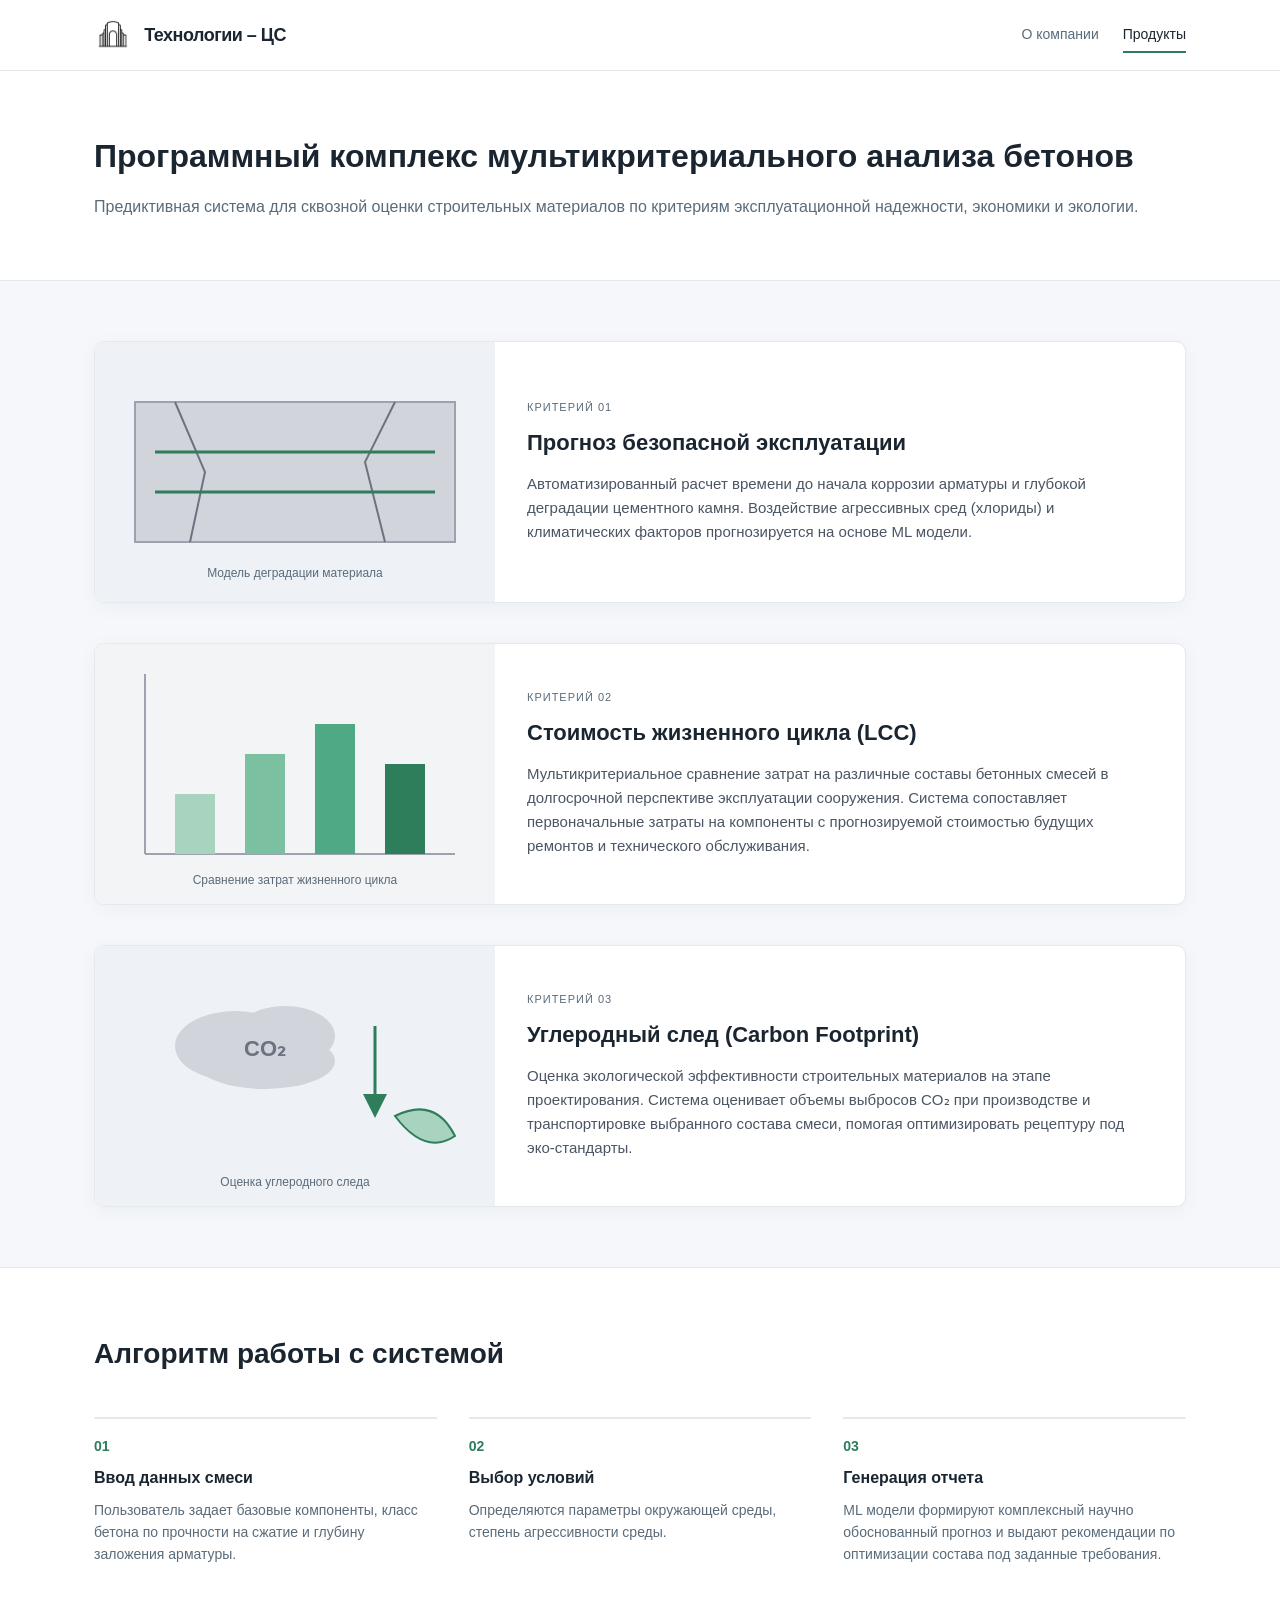
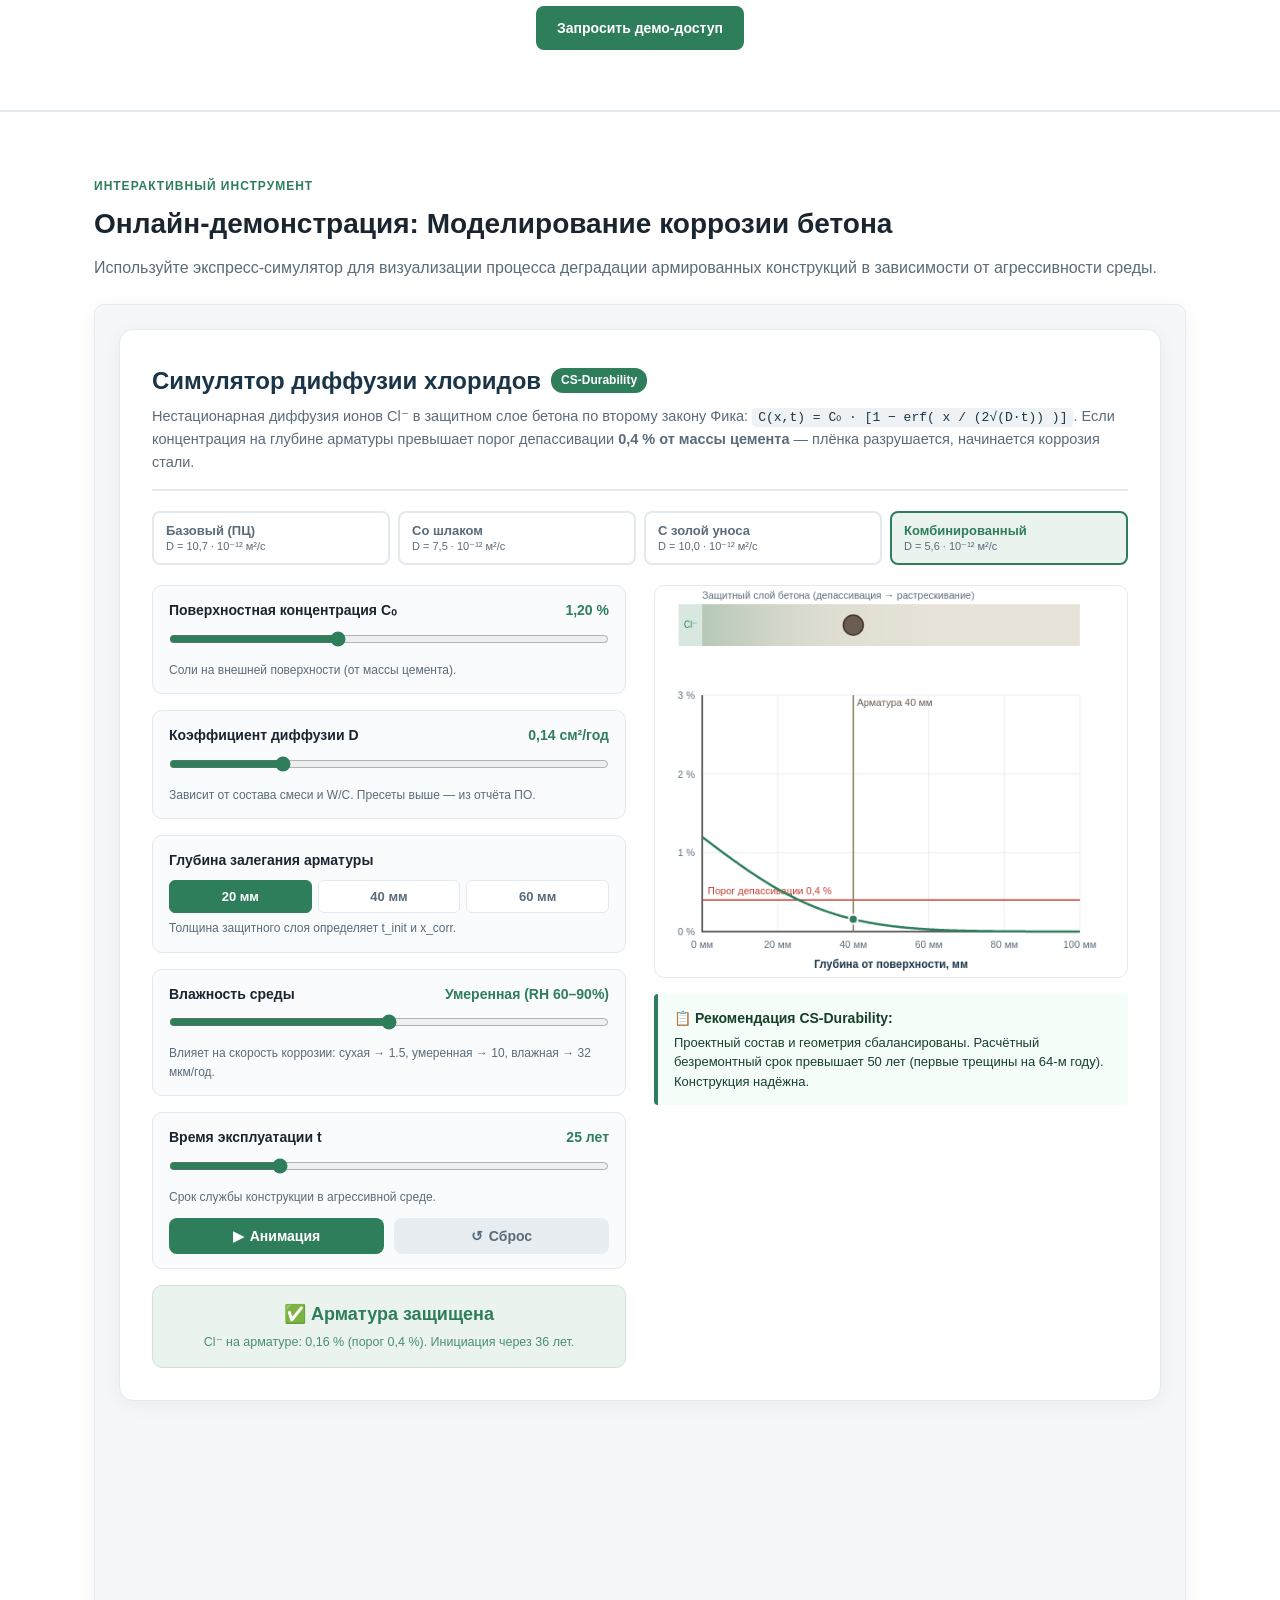
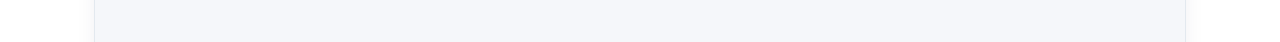
<file: products.html>
<!DOCTYPE html>
<html lang="ru">
<head>
    <meta charset="UTF-8">
    <meta name="viewport" content="width=device-width, initial-scale=1.0">
    <title>Продукты | Технологии - CS</title>
    <style>
        /* МИНИМАЛИСТИЧНЫЙ ИНЖЕНЕРНЫЙ СТИЛЬ — согласован с simulator.html */
        :root {
            --bg-color: #f5f7fa;
            --text-color: #1a2530;
            --text-muted: #5a6b7a;
            --border-color: #e3e9ef;
            --accent-color: #2E7D5B;
            --accent-hover: #256448;
            --card-bg: #ffffff;
            --font-family: -apple-system, BlinkMacSystemFont, "Segoe UI", Roboto, Helvetica, Arial, sans-serif;
        }

        * { box-sizing: border-box; margin: 0; padding: 0; }
        html { scroll-padding-top: 80px; }

        body {
            font-family: var(--font-family);
            background-color: var(--bg-color);
            color: var(--text-color);
            line-height: 1.6;
            -webkit-font-smoothing: antialiased;
        }

        .container { width: 100%; max-width: 1140px; margin: 0 auto; padding: 0 24px; }

        /* КНОПКИ */
        .btn {
            display: inline-block;
            padding: 10px 20px;
            font-size: 14px;
            font-weight: 600;
            text-decoration: none;
            border-radius: 8px;
            transition: all 0.15s ease;
            cursor: pointer;
            border: 1px solid transparent;
        }
        .btn-primary { background-color: var(--accent-color); color: #fff; }
        .btn-primary:hover { background-color: var(--accent-hover); }

        a:focus-visible, button:focus-visible, input:focus-visible, textarea:focus-visible {
            outline: 2px solid var(--accent-color);
            outline-offset: 2px;
        }

        /* ШАПКА */
        .site-header {
            background-color: #fff;
            border-bottom: 1px solid var(--border-color);
            position: sticky;
            top: 0;
            z-index: 100;
        }
        .header-wrap {
            display: flex;
            justify-content: space-between;
            align-items: center;
            height: 70px;
        }
        .logo { display: flex; align-items: center; gap: 12px; min-height: 32px; }
        .logo-img { height: 32px; width: auto; filter: grayscale(100%); }
        .logo-text { font-weight: 700; font-size: 18px; letter-spacing: -0.5px; }
        .main-nav { display: flex; gap: 24px; }
        .nav-link {
            color: var(--text-muted);
            text-decoration: none;
            font-size: 14px;
            font-weight: 500;
            padding: 6px 0;
            border-bottom: 2px solid transparent;
            transition: all 0.2s ease;
        }
        .nav-link:hover, .nav-link.active { color: var(--text-color); border-bottom-color: var(--accent-color); }

        /* ЗАГЛАВНЫЙ БЛОК */
        .page-hero {
            background-color: #fff;
            padding: 60px 0;
            border-bottom: 1px solid var(--border-color);
        }

        /* Обёртка на всю ширину контейнера — как остальные секции */
        .page-hero-text {
            width: 100%;
        }
        .page-title { font-size: 32px; margin-bottom: 12px; }

        /* Без max-width — подзаголовок тянется на ту же ширину,
           что и заголовок, правые края совпадают */
        .page-subtitle {
            color: var(--text-muted);
        }

        /* ОБЩИЕ ЗАГОЛОВКИ СЕКЦИЙ */
        .section-header { margin-bottom: 8px; }
        .section-subtitle {
            font-size: 12px;
            text-transform: uppercase;
            letter-spacing: 1px;
            color: var(--accent-color);
            font-weight: 600;
        }
        .section-header h2 { font-size: 28px; margin-top: 4px; }

        /* Без max-width — на всю ширину контейнера, как и всё остальное */
        .section-note { color: var(--text-muted); margin-top: 8px; }

        /* МОДУЛИ */
        .modules-section { padding: 60px 0; }
        .modules-grid { display: flex; flex-direction: column; gap: 40px; }
        .module-card {
            background-color: var(--card-bg);
            border: 1px solid var(--border-color);
            border-radius: 10px;
            display: grid;
            grid-template-columns: 400px 1fr;
            overflow: hidden;
            box-shadow: 0 4px 20px rgba(20, 40, 60, 0.04);
        }
        @media (max-width: 768px) { .module-card { grid-template-columns: 1fr; } }

        .module-image { min-height: 220px; background: #f3f4f6; }
        .module-image img,
        .module-image svg {
            width: 100%;
            height: 100%;
            object-fit: cover;
            display: block;
        }

        .module-content {
            padding: 32px;
            display: flex;
            flex-direction: column;
            justify-content: center;
        }
        .module-meta {
            font-size: 11px;
            text-transform: uppercase;
            color: var(--text-muted);
            letter-spacing: 1px;
            margin-bottom: 8px;
        }
        .module-content h3 { font-size: 22px; margin-bottom: 12px; }
        .module-content p { color: #4b5563; font-size: 15px; }

        /* АЛГОРИТМ */
        .workflow-section {
            background-color: #fff;
            padding: 60px 0;
            border-top: 1px solid var(--border-color);
            border-bottom: 1px solid var(--border-color);
        }
        .workflow-steps {
            display: grid;
            grid-template-columns: repeat(3, 1fr);
            gap: 32px;
            margin-top: 40px;
            margin-bottom: 40px;
        }
        @media (max-width: 768px) { .workflow-steps { grid-template-columns: 1fr; } }
        .step-item { border-top: 2px solid var(--border-color); padding-top: 16px; }
        .step-num { font-size: 14px; font-weight: 700; color: var(--accent-color); margin-bottom: 8px; }
        .step-item h4 { margin-bottom: 8px; font-size: 16px; }
        .step-item p { font-size: 14px; color: var(--text-muted); }
        .workflow-cta { text-align: center; }

        /* СЕКЦИЯ СИМУЛЯТОРА — в стиле simulator.html */
        .simulator-section {
            padding: 60px 0;
            background-color: #fff;
            border-top: 1px solid var(--border-color);
        }
        .simulator-wrapper {
            width: 100%;
            margin-top: 24px;
            border: 1px solid var(--border-color);
            border-radius: 10px;
            overflow: hidden;
            background-color: var(--bg-color);
            box-shadow: 0 4px 20px rgba(20, 40, 60, 0.06);
            /* высоту задаёт iframe, wrapper сжимается под него */
        }
        .simulator-wrapper iframe {
            width: 100%;
            height: 900px;             /* стартовая, скрипт заменит на точную */
            border: none;
            display: block;
            transition: height 0.15s ease;
        }

        /* ПОДВАЛ */
       .site-footer { background-color: #fff; padding: 40px 0; }
        .footer-wrap { display: flex; justify-content: space-between; align-items: center; }
        @media (max-width: 600px) { .footer-wrap { flex-direction: column; gap: 16px; text-align: center; } }
        .footer-copyright { font-size: 15px; color: var(--text-muted); }
        .fsi-support { display: flex; align-items: center; gap: 24px; }

        /* Текст подписи в подвале */
        .fsi-text {
            font-size: 16px;
            color: var(--text-muted);
            line-height: 1.5;
        }

        /* Контейнер для двух логотипов: одинаковый размер + ровный отступ */
        .fsi-logos {
            display: flex;
            align-items: center;
            gap: 20px;
            flex-shrink: 0;
        }

        /* Общий стиль для обоих логотипов — одинаковый размер */
        .fsi-logo {
            height: 56px;
            width: auto;
            max-width: 220px;
            object-fit: contain;
            filter: grayscale(100%);
            opacity: 0.95;
            flex-shrink: 0;
        }

        @media (max-width: 600px) {
            .fsi-support { flex-direction: column; align-items: center; text-align: center; }
            .fsi-text { font-size: 15px; }
            .fsi-logos { gap: 16px; }
            .fsi-logo { height: 48px; max-width: 180px; }
        }
    </style>
</head>
<body>

    <!-- ШАПКА САЙТА -->
    <header class="site-header">
        <div class="container header-wrap">
            <div class="logo">
                <img src="logo TCS.png" alt="Логотип Технологии - ЦС" class="logo-img">
                <span class="logo-text">Технологии – ЦС</span>
            </div>
            <nav class="main-nav">
                <a href="index.html" class="nav-link">О компании</a>
                <a href="products.html" class="nav-link active">Продукты</a>
            </nav>
        </div>
    </header>

    <!-- ЗАГЛАВНЫЙ БЛОК -->
    <section class="page-hero">
        <div class="container">
            <div class="page-hero-text">
                <h1 class="page-title">Программный комплекс мультикритериального анализа бетонов</h1>
                <p class="page-subtitle">Предиктивная система для сквозной оценки строительных материалов по критериям эксплуатационной надежности, экономики и экологии.</p>
            </div>
        </div>
    </section>

    <!-- КЛЮЧЕВЫЕ МОДУЛИ -->
    <section class="modules-section">
        <div class="container">
            <div class="modules-grid">

                <!-- Модуль 1 -->
                <div class="module-card">
                    <div class="module-image">
                        <svg viewBox="0 0 400 260" xmlns="http://www.w3.org/2000/svg" role="img" aria-label="Прогноз безопасной эксплуатации">
                            <rect width="400" height="260" fill="#eef2f7"/>
                            <rect x="40" y="60" width="320" height="140" fill="#d1d5db" stroke="#9ca3af" stroke-width="2"/>
                            <path d="M80 60 L110 130 L95 200" fill="none" stroke="#6b7280" stroke-width="2"/>
                            <path d="M300 60 L270 120 L290 200" fill="none" stroke="#6b7280" stroke-width="2"/>
                            <line x1="60" y1="110" x2="340" y2="110" stroke="#2E7D5B" stroke-width="3"/>
                            <line x1="60" y1="150" x2="340" y2="150" stroke="#2E7D5B" stroke-width="3"/>
                            <text x="200" y="235" text-anchor="middle" font-family="-apple-system,Segoe UI,Roboto,sans-serif" font-size="12" fill="#5a6b7a">Модель деградации материала</text>
                        </svg>
                    </div>
                    <div class="module-content">
                        <span class="module-meta">Критерий 01</span>
                        <h3>Прогноз безопасной эксплуатации</h3>
                        <p>Автоматизированный расчет времени до начала коррозии арматуры и глубокой деградации цементного камня. Воздействие агрессивных сред (хлориды) и климатических факторов прогнозируется на основе ML модели.</p>
                    </div>
                </div>

                <!-- Модуль 2 -->
                <div class="module-card">
                    <div class="module-image">
                        <svg viewBox="0 0 400 260" xmlns="http://www.w3.org/2000/svg" role="img" aria-label="Стоимость жизненного цикла">
                            <rect width="400" height="260" fill="#f3f4f6"/>
                            <line x1="50" y1="30" x2="50" y2="210" stroke="#9ca3af" stroke-width="2"/>
                            <line x1="50" y1="210" x2="360" y2="210" stroke="#9ca3af" stroke-width="2"/>
                            <rect x="80" y="150" width="40" height="60" fill="#a7d3bf"/>
                            <rect x="150" y="110" width="40" height="100" fill="#7cc0a2"/>
                            <rect x="220" y="80" width="40" height="130" fill="#4fa985"/>
                            <rect x="290" y="120" width="40" height="90" fill="#2E7D5B"/>
                            <text x="200" y="240" text-anchor="middle" font-family="-apple-system,Segoe UI,Roboto,sans-serif" font-size="12" fill="#5a6b7a">Сравнение затрат жизненного цикла</text>
                        </svg>
                    </div>
                    <div class="module-content">
                        <span class="module-meta">Критерий 02</span>
                        <h3>Стоимость жизненного цикла (LCC)</h3>
                        <p>Мультикритериальное сравнение затрат на различные составы бетонных смесей в долгосрочной перспективе эксплуатации сооружения. Система сопоставляет первоначальные затраты на компоненты с прогнозируемой стоимостью будущих ремонтов и технического обслуживания.</p>
                    </div>
                </div>

                <!-- Модуль 3 -->
                <div class="module-card">
                    <div class="module-image">
                        <svg viewBox="0 0 400 260" xmlns="http://www.w3.org/2000/svg" role="img" aria-label="Углеродный след бетона">
                            <rect width="400" height="260" fill="#eef2f7"/>
                            <ellipse cx="140" cy="100" rx="60" ry="35" fill="#d1d5db"/>
                            <ellipse cx="190" cy="90" rx="50" ry="30" fill="#d1d5db"/>
                            <ellipse cx="170" cy="115" rx="70" ry="28" fill="#d1d5db"/>
                            <text x="170" y="110" text-anchor="middle" font-family="-apple-system,Segoe UI,Roboto,sans-serif" font-size="22" font-weight="700" fill="#6b7280">CO₂</text>
                            <path d="M280 80 L280 160" stroke="#2E7D5B" stroke-width="3" marker-end="url(#arr)"/>
                            <defs>
                                <marker id="arr" markerWidth="8" markerHeight="8" refX="4" refY="4" orient="auto">
                                    <path d="M0 0 L8 4 L0 8 Z" fill="#2E7D5B"/>
                                </marker>
                            </defs>
                            <path d="M300 170 Q 340 150 360 190 Q 330 210 300 170 Z" fill="#a7d3bf" stroke="#2E7D5B" stroke-width="2"/>
                            <text x="200" y="240" text-anchor="middle" font-family="-apple-system,Segoe UI,Roboto,sans-serif" font-size="12" fill="#5a6b7a">Оценка углеродного следа</text>
                        </svg>
                    </div>
                    <div class="module-content">
                        <span class="module-meta">Критерий 03</span>
                        <h3>Углеродный след (Carbon Footprint)</h3>
                        <p>Оценка экологической эффективности строительных материалов на этапе проектирования. Система оценивает объемы выбросов CO₂ при производстве и транспортировке выбранного состава смеси, помогая оптимизировать рецептуру под эко-стандарты.</p>
                    </div>
                </div>

            </div>
        </div>
    </section>

    <!-- КАК ЭТО РАБОТАЕТ -->
    <section class="workflow-section">
        <div class="container">
            <div class="section-header">
                <h2>Алгоритм работы с системой</h2>
            </div>
            <div class="workflow-steps">
                <div class="step-item">
                    <div class="step-num">01</div>
                    <h4>Ввод данных смеси</h4>
                    <p>Пользователь задает базовые компоненты, класс бетона по прочности на сжатие и глубину заложения арматуры.</p>
                </div>
                <div class="step-item">
                    <div class="step-num">02</div>
                    <h4>Выбор условий</h4>
                    <p>Определяются параметры окружающей среды, степень агрессивности среды.</p>
                </div>
                <div class="step-item">
                    <div class="step-num">03</div>
                    <h4>Генерация отчета</h4>
                    <p>ML модели формируют комплексный научно обоснованный прогноз и выдают рекомендации по оптимизации состава под заданные требования.</p>
                </div>
            </div>
            <div class="workflow-cta">
                <a href="index.html#contact" class="btn btn-primary">Запросить демо-доступ</a>
            </div>
        </div>
    </section>

    <!-- БЛОК С ОНЛАЙН СИМУЛЯТОРОМ (в конце страницы) -->
    <section class="simulator-section">
        <div class="container">
            <div class="section-header">
                <span class="section-subtitle">Интерактивный инструмент</span>
                <h2>Онлайн-демонстрация: Моделирование коррозии бетона</h2>
                <p class="section-note">
                    Используйте экспресс-симулятор для визуализации процесса деградации армированных конструкций в зависимости от агрессивности среды.
                </p>
            </div>

            <div class="simulator-wrapper">
                <iframe
                    src="simulator.html"
                    title="Симулятор диффузии хлоридов CS-Durability"
                    loading="lazy"
                    allow="fullscreen">
                </iframe>
            </div>
        </div>
    </section>

    <!-- ПОДВАЛ -->
    <footer class="site-footer">
        <div class="container footer-wrap">

            <div class="fsi-support">
                <span class="fsi-text">Проект создан при поддержке ФГБУ "Фонд содействия развитию малых форм предприятий в научно-технической сфере" в рамках программы "Студенческий стартап" федерального проекта "Платформа университетского технологического предпринимательства"</span>
                <div class="fsi-logos">
                    <img src="head_logo_fasie.png" alt="Логотип ФСИ" class="fsi-logo">
                    <!-- Второй логотип -->
                    <img src="logo putp.png" alt="Второй логотип" class="fsi-logo">
                </div>
            </div>
        </div>
    </footer>

    <!-- АВТО-ВЫСОТА IFRAME СИМУЛЯТОРА -->
    <script>
    (function () {
        var iframe = document.querySelector('.simulator-wrapper iframe');
        if (!iframe) return;

        window.addEventListener('message', function (e) {
            var data = e.data;
            if (!data || data.type !== 'cs-simulator-height') return;
            if (typeof data.height !== 'number' || data.height < 200) return;

            // Высота ставится на iframe; wrapper (height: auto) сжимается под него
            iframe.style.height = (data.height + 4) + 'px';
        });
    })();
    </script>

</body>
</html>
</file>
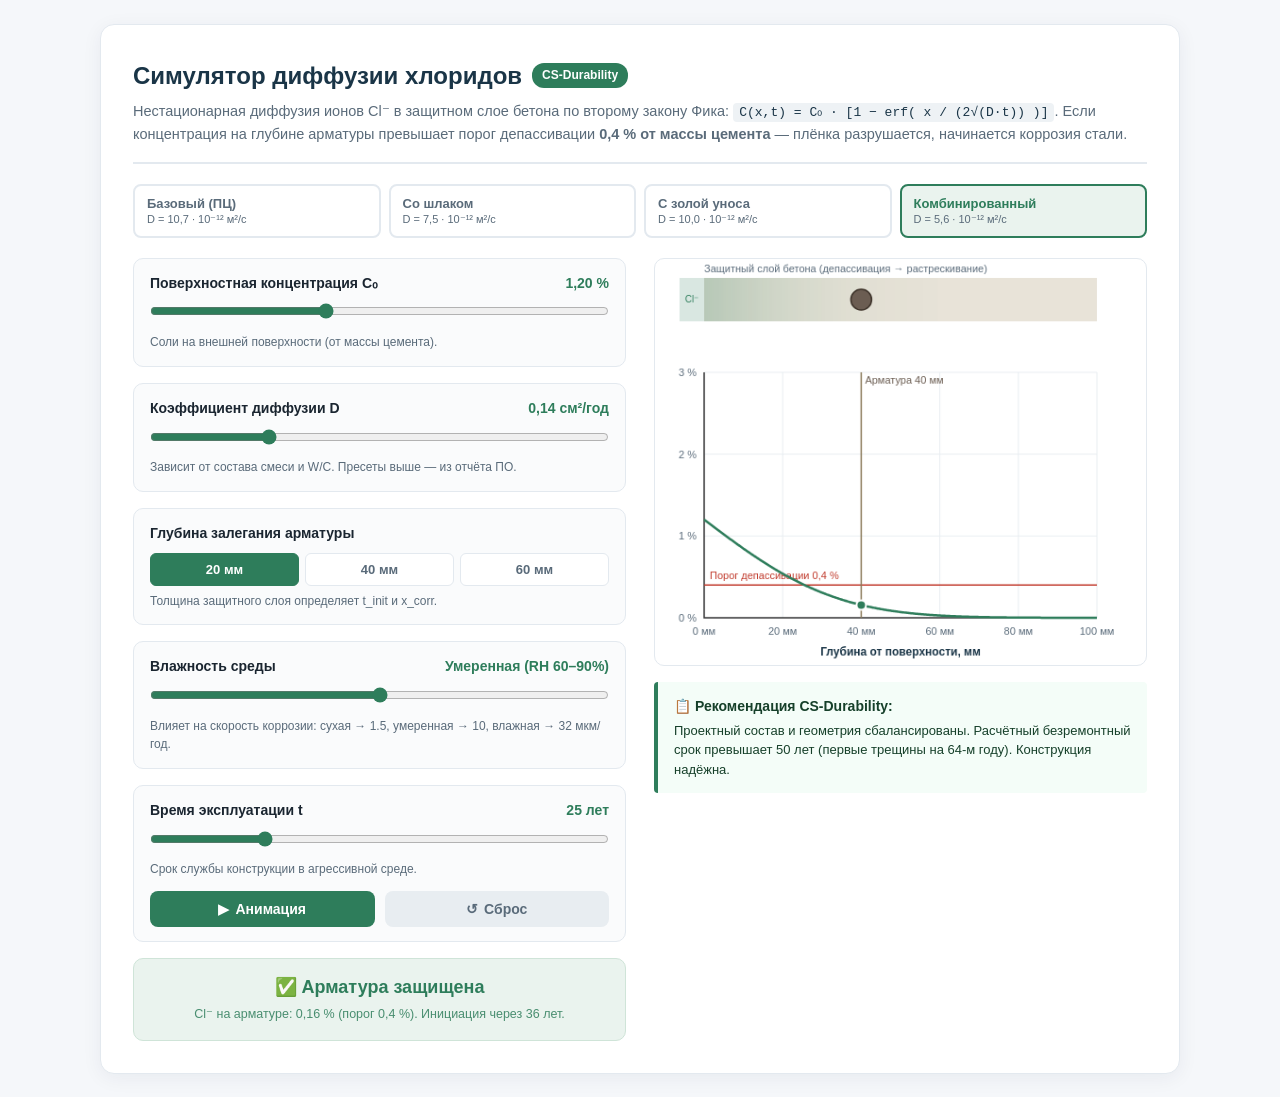
<file: simulator.html>
<!DOCTYPE html>
<!-- saved from url=(0062)https://alex4ds.github.io/CS/chloride%20simulator%20final.html -->
<html lang="ru"><head><meta http-equiv="Content-Type" content="text/html; charset=UTF-8">

<meta name="viewport" content="width=device-width, initial-scale=1.0">
<title>Симулятор диффузии хлоридов — CS-Durability</title>
<style>
  :root {
    --bg: #f5f7fa; --card: #ffffff; --text: #1a2530; --muted: #5a6b7a;
    --border: #e3e9ef; --accent: #2E7D5B; --accent-hover: #256448;
    --danger: #c0392b; --danger-bg: #fdecea; --safe-bg: #eaf3ee;
    --warn-bg: #fff8e1; --warn: #8a7010;
  }
  * { box-sizing: border-box; }
  body {
    margin: 0; padding: 24px;
    font-family: -apple-system, 'Segoe UI', Roboto, sans-serif;
    background: var(--bg); color: var(--text); line-height: 1.55;
    display: flex; justify-content: center;
  }
  .container {
    max-width: 1080px; width: 100%;
    background: var(--card); padding: 32px;
    border-radius: 14px; border: 1px solid var(--border);
    box-shadow: 0 4px 20px rgba(20, 40, 60, 0.06);
  }
  h1 { font-size: 24px; margin: 0 0 6px; color: #1a3547;
       display: flex; align-items: center; gap: 10px; flex-wrap: wrap; }
  h1 .badge { font-size: 12px; font-weight: 600; padding: 3px 10px;
              background: var(--accent); color: #fff; border-radius: 12px; }
  .lead { color: var(--muted); font-size: 14.5px; margin: 0 0 20px;
          padding-bottom: 16px; border-bottom: 2px solid var(--border); }
  .lead code { background: #eef2f5; padding: 2px 6px; border-radius: 4px;
               font-size: 13px; color: #1a3547; }
  .presets { display: flex; flex-wrap: wrap; gap: 8px; margin-bottom: 20px; }
  .preset { flex: 1 1 160px; padding: 10px 12px; border: 2px solid var(--border);
            background: #fff; border-radius: 8px; cursor: pointer;
            font-size: 13px; font-weight: 600; color: var(--muted);
            transition: all 0.15s; text-align: left; font-family: inherit; }
  .preset:hover { border-color: var(--accent); color: var(--accent); }
  .preset.active { border-color: var(--accent); background: var(--safe-bg);
                   color: var(--accent); }
  .preset small { display: block; font-weight: 400; font-size: 11px;
                  color: var(--muted); margin-top: 2px; }
  .dashboard { display: grid; grid-template-columns: 1fr 1fr;
               gap: 28px; margin-top: 8px; }
  @media (max-width: 820px) {
    .dashboard { grid-template-columns: 1fr; }
    body { padding: 12px; }
    .container { padding: 20px; }
  }
  .controls { display: flex; flex-direction: column; gap: 16px; }
  .control-group { background: #fafbfc; padding: 14px 16px;
                   border-radius: 10px; border: 1px solid var(--border); }
  .control-group label { display: flex; justify-content: space-between;
                         align-items: baseline; font-weight: 600;
                         margin-bottom: 8px; font-size: 14px; }
  .control-group label span { color: var(--accent); font-variant-numeric: tabular-nums; }
  .control-group input[type="range"] { width: 100%; margin: 0; accent-color: var(--accent); }
  .toggle-group { display: flex; gap: 6px; margin-top: 4px; }
  .toggle-btn { flex: 1; padding: 8px; border: 1px solid var(--border); background: #fff;
                border-radius: 6px; cursor: pointer; font-size: 13px; font-weight: 600;
                color: var(--muted); transition: all 0.15s; text-align: center;
                font-family: inherit; }
  .toggle-btn:hover { border-color: var(--accent); color: var(--accent); }
  .toggle-btn.active { background: var(--accent); color: #fff; border-color: var(--accent); }
  .hint { display: block; font-size: 12px; color: var(--muted); margin-top: 6px; }
  .animation-controls { display: flex; gap: 10px; margin-top: 12px; }
  .btn { flex: 1; padding: 10px 14px; border: none; border-radius: 8px;
         font-weight: 600; cursor: pointer; font-size: 14px;
         display: flex; align-items: center; justify-content: center; gap: 6px;
         transition: background 0.15s; font-family: inherit; }
  .btn-primary { background: var(--accent); color: #fff; }
  .btn-primary:hover { background: var(--accent-hover); }
  .btn-secondary { background: #e8edf1; color: var(--muted); }
  .btn-secondary:hover { background: #d8dfe5; }
  .status-box { padding: 16px; border-radius: 10px; font-weight: 600;
                text-align: center; font-size: 15px; transition: all 0.25s;
                border: 1px solid transparent; line-height: 1.4; }
  .status-safe { background: var(--safe-bg); color: var(--accent); border-color: #cfe4d8; }
  .status-danger { background: var(--danger-bg); color: var(--danger); border-color: #f5c6c0; }
  .status-warn { background: var(--warn-bg); color: var(--warn); border-color: #f0e2b0; }
  .status-box .big { font-size: 18px; display: block; margin-bottom: 2px; }
  .status-box .small { font-size: 12.5px; font-weight: 400; opacity: 0.85; }
  .visuals { display: flex; flex-direction: column; gap: 16px; }
  canvas { background: #fff; border: 1px solid var(--border);
           border-radius: 10px; width: 100%; height: auto; display: block; }
  .recommendation-box { font-size: 13px; padding: 14px 16px;
                        border-left: 4px solid var(--accent);
                        border-radius: 4px; transition: all 0.2s; line-height: 1.5; }
  .rec-danger { background: #fdf5f4; border-left-color: var(--danger); color: #5c1d16; }
  .rec-warn { background: #fdfaf0; border-left-color: var(--warn); color: #5c4a0b; }
  .rec-safe { background: #f4fdf8; border-left-color: var(--accent); color: #16402a; }
  .recommendation-box strong { display: block; font-size: 14px; margin-bottom: 4px; color: inherit; }
</style>
</head>
<body>
<div class="container">

  <h1>Симулятор диффузии хлоридов <span class="badge">CS-Durability</span></h1>
  <p class="lead">
    Нестационарная диффузия ионов Cl⁻ в защитном слое бетона по второму закону Фика:
    <code>C(x,t) = C₀ · [1 − erf( x / (2√(D·t)) )]</code>.
    Если концентрация на глубине арматуры превышает порог депассивации
    <strong>0,4 % от массы цемента</strong> — плёнка разрушается, начинается коррозия стали.
  </p>

  <div class="presets" role="group" aria-label="Пресеты составов">
    <button class="preset" data-d="0.27" data-label="Базовый (ПЦ)">
      Базовый (ПЦ)<small>D = 10,7 · 10⁻¹² м²/с</small>
    </button>
    <button class="preset" data-d="0.19" data-label="Со шлаком">
      Со шлаком<small>D = 7,5 · 10⁻¹² м²/с</small>
    </button>
    <button class="preset" data-d="0.25" data-label="С золой уноса">
      С золой уноса<small>D = 10,0 · 10⁻¹² м²/с</small>
    </button>
    <button class="preset active" data-d="0.14" data-label="Комбинированный (TOPSIS)">
      Комбинированный<small>D = 5,6 · 10⁻¹² м²/с</small>
    </button>
  </div>

  <div class="dashboard">
    <div class="controls">
      <div class="control-group">
        <label>Поверхностная концентрация C₀ <span id="cs-val">1,20 %</span></label>
        <input type="range" id="cs" min="0.1" max="3.0" step="0.05" value="1.2">
        <span class="hint">Соли на внешней поверхности (от массы цемента).</span>
      </div>

      <div class="control-group">
        <label>Коэффициент диффузии D <span id="d-val">0,14 см²/год</span></label>
        <input type="range" id="d" min="0.02" max="0.5" step="0.01" value="0.14">
        <span class="hint">Зависит от состава смеси и W/C. Пресеты выше — из отчёта ПО.</span>
      </div>

      <div class="control-group">
        <label>Глубина залегания арматуры</label>
        <div class="toggle-group" id="depth-selector">
          <button class="toggle-btn active" data-depth="20">20 мм</button>
          <button class="toggle-btn" data-depth="40">40 мм</button>
          <button class="toggle-btn" data-depth="60">60 мм</button>
        </div>
        <span class="hint">Толщина защитного слоя определяет t_init и x_corr.</span>
      </div>

      <div class="control-group">
        <label>Влажность среды <span id="h-val">Умеренная (RH 60–90%)</span></label>
        <input type="range" id="humidity" min="1" max="3" step="1" value="2">
        <span class="hint">Влияет на скорость коррозии: сухая → 1.5, умеренная → 10, влажная → 32 мкм/год.</span>
      </div>

      <div class="control-group">
        <label>Время эксплуатации t <span id="t-val">25 лет</span></label>
        <input type="range" id="t" min="1" max="100" step="1" value="25">
        <span class="hint">Срок службы конструкции в агрессивной среде.</span>
        <div class="animation-controls">
          <button id="playBtn" class="btn btn-primary"><span>▶</span> Анимация</button>
          <button id="resetBtn" class="btn btn-secondary"><span>↺</span> Сброс</button>
        </div>
      </div>

      <div id="status" class="status-box status-danger" aria-live="polite"><span class="big">⚠️ Стадия II: продольные трещины</span><span class="small">Cl⁻ на арматуре: 0,54 %. Износ стали превысил 15 мкм. Трещины с 17-го года. Скорость коррозии: 9 мкм/год.</span></div>
    </div>

    <div class="visuals">
      <canvas id="plotCanvas" width="520" height="430" aria-label="График концентрации хлоридов по глубине"></canvas>
      <div id="recommendation" class="recommendation-box rec-danger">
        <strong>📋 Рекомендация CS-Durability:</strong>
        <span id="rec-text">Критически низкий ресурс (17 лет до разрушения). <strong>Рекомендуется увеличить защитный слой до 60 мм</strong> или перейти на составы с пониженным D (комбинированный, со шлаком).</span>
      </div>
    </div>
  </div>

</div>

<script>
(function () {
  'use strict';

  // ===== DOM =====
  const csSlider = document.getElementById('cs');
  const dSlider  = document.getElementById('d');
  const tSlider  = document.getElementById('t');
  const hSlider  = document.getElementById('humidity');
  const csVal    = document.getElementById('cs-val');
  const dVal     = document.getElementById('d-val');
  const tVal     = document.getElementById('t-val');
  const hVal     = document.getElementById('h-val');
  const statusBox= document.getElementById('status');
  const playBtn  = document.getElementById('playBtn');
  const resetBtn = document.getElementById('resetBtn');
  const canvas   = document.getElementById('plotCanvas');
  const ctx      = canvas.getContext('2d');
  const presetBtns = document.querySelectorAll('.preset');
  const depthBtns  = document.querySelectorAll('.toggle-btn');
  const recBox   = document.getElementById('recommendation');
  const recText  = document.getElementById('rec-text');

  // ===== Константы и состояние =====
  let currentRebarDepth = 40;   // мм
  const CRITICAL    = 0.4;      // порог депассивации, % массы цемента
  const MAX_DEPTH_MM = 100;
  const C_MAX        = 3.0;

  // Базовая кинетика по типам среды, мкм/год
  // (сухая — медленно, умеренная — средне, влажная — быстро)
  const H_FACTORS = [1.5, 10.0, 32.0];
  const H_TEXTS = [
    'Сухая (RH < 60%)',
    'Умеренная (RH 60–90%)',
    'Влажная (RH > 90%)'
  ];

  let timer   = null;
  let playing = false;

  // ===== erf (Абрамовиц–Стеган, точность ~1e-7) =====
  function erf(x) {
    const a1 =  0.254829592, a2 = -0.284496736, a3 = 1.421413741;
    const a4 = -1.453152027, a5 =  1.061405429, p  = 0.3275911;
    const sign = x < 0 ? -1 : 1;
    x = Math.abs(x);
    const t = 1 / (1 + p * x);
    const y = 1 - (((((a5 * t + a4) * t + a3) * t + a2) * t + a1) * t) * Math.exp(-x * x);
    return sign * y;
  }

  // ===== inverf: бисекция =====
  function inverf(y) {
    let low = 0, high = 4, mid;
    for (let i = 0; i < 30; i++) {
      mid = (low + high) / 2;
      if (erf(mid) > y) high = mid; else low = mid;
    }
    return mid;
  }

  // ===== Второй закон Фика =====
  function concentration(x_mm, D_cm2_year, t_years, C0) {
    if (t_years <= 0) return 0;
    const x_cm = x_mm / 10;
    const arg  = x_cm / (2 * Math.sqrt(D_cm2_year * t_years));
    return C0 * (1 - erf(arg));
  }

  function fmt(v, digits) {
    return v.toFixed(digits).replace('.', ',');
  }

  // ===== Обновление расчёта =====
  function update() {
    const C0   = parseFloat(csSlider.value);
    const D    = parseFloat(dSlider.value);
    const t    = parseFloat(tSlider.value);
    const hIdx = parseInt(hSlider.value, 10);

    hVal.textContent  = H_TEXTS[hIdx - 1];
    csVal.textContent = fmt(C0, 2) + ' %';
    dVal.textContent  = fmt(D, 2) + ' см²/год';
    tVal.textContent  = t + ' лет';

    // --- 1. Время депассивации t_init (зависит от глубины арматуры) ---
    let t_init = Infinity;
    if (C0 > CRITICAL) {
      const targetErf = 1 - (CRITICAL / C0);
      const arg   = inverf(targetErf);
      const x_cm  = currentRebarDepth / 10;
      t_init = (x_cm * x_cm) / (4 * D * arg * arg);
    }

    // --- 2. Скорость коррозии (зависит от влажности, D, C0) ---
    const v_base = H_FACTORS[hIdx - 1] * (D / 0.15) * (C0 / 1.2);
    const v_corr = Math.max(1.0, Math.min(v_base, 70));   // мкм/год

    // --- 3. Критическая глубина коррозии x_corr (в мкм!) ---
    // Для защитного слоя 20/40/60 мм принимаем 15/30/45 мкм (fib MC2010, 20–50 мкм).
    // Формула: x_corr = clamp(rebarDepth * 0.75, 15, 50)
    const x_corr_um = Math.min(50, Math.max(15, currentRebarDepth * 0.75));

    // --- 4. Время до появления трещины ---
    const t_crack = t_init + (x_corr_um / v_corr);

    // --- 5. Текущая концентрация на арматуре ---
    const cRebar = concentration(currentRebarDepth, D, t, C0);

    // --- 6. Статус ---
    if (t >= t_crack) {
      statusBox.className = 'status-box status-danger';
      statusBox.innerHTML =
        '<span class="big">⚠️ Стадия II: продольные трещины</span>' +
        '<span class="small">Cl⁻ на арматуре: ' + fmt(cRebar, 2) + ' %. ' +
        'Износ стали превысил ' + Math.round(x_corr_um) + ' мкм. ' +
        'Трещины с ' + Math.round(t_crack) + '-го года. ' +
        'Скорость коррозии: ' + Math.round(v_corr) + ' мкм/год.</span>';
    } else if (t >= t_init) {
      statusBox.className = 'status-box status-warn';
      statusBox.innerHTML =
        '<span class="big">🟡 Стадия I: инициация коррозии</span>' +
        '<span class="small">Депассивация на ' + Math.round(t_init) + '-м году. ' +
        'Скорость коррозии: ' + Math.round(v_corr) + ' мкм/год. ' +
        'До трещины ~' + Math.round(t_crack - t) + ' лет.</span>';
    } else {
      statusBox.className = 'status-box status-safe';
      statusBox.innerHTML =
        '<span class="big">✅ Арматура защищена</span>' +
        '<span class="small">Cl⁻ на арматуре: ' + fmt(cRebar, 2) + ' % ' +
        '(порог ' + fmt(CRITICAL, 1) + ' %). ' +
        'Инициация через ' + Math.round(t_init - t) + ' лет.</span>';
    }

    // --- 7. Рекомендация ---
    if (t_crack < 30) {
      recBox.className = 'recommendation-box rec-danger';
      recText.innerHTML =
        'Критически низкий ресурс (' + Math.round(t_crack) + ' лет до разрушения). ' +
        '<strong>Рекомендуется увеличить защитный слой до 60 мм</strong> ' +
        'или перейти на составы с пониженным D (комбинированный, со шлаком).';
    } else if (t_crack < 55) {
      recBox.className = 'recommendation-box rec-warn';
      recText.innerHTML =
        'Умеренная долговечность (' + Math.round(t_crack) + ' лет до первой трещины). ' +
        'Для минимизации рисков на рубеже 50 лет снизьте W/C ' +
        'или примените гидрофобизацию внешней грани.';
    } else {
      recBox.className = 'recommendation-box rec-safe';
      const yearsText = isFinite(t_crack)
        ? Math.round(t_crack) + '-м году'
        : 'дальних горизонтах';
      recText.innerHTML =
        'Проектный состав и геометрия сбалансированы. ' +
        'Расчётный безремонтный срок превышает 50 лет ' +
        '(первые трещины на ' + yearsText + '). Конструкция надёжна.';
    }

    draw(C0, D, t, t_init, t_crack, v_corr);
  }

  // ===== Отрисовка =====
  function draw(C0, D, t, t_init, t_crack, v_corr) {
    const W = canvas.width, H = canvas.height;
    ctx.clearRect(0, 0, W, H);

    const pad    = 52;
    const graphW = W - pad * 2;

    // ===== ВЕРХ: разрез =====
    const sectionTop = 20;
    const sectionH   = 46;
    const rebarX     = pad + (currentRebarDepth / MAX_DEPTH_MM) * graphW;

    // Среда
    ctx.fillStyle = 'rgba(46, 125, 91, 0.18)';
    ctx.fillRect(pad - 26, sectionTop, 26, sectionH);
    ctx.fillStyle = '#2e7d5b';
    ctx.font = '10px -apple-system, Segoe UI, sans-serif';
    ctx.textAlign = 'center';
    ctx.fillText('Cl⁻', pad - 13, sectionTop + sectionH / 2 + 3);

    // Бетон
    ctx.fillStyle = '#e8e3d8';
    ctx.fillRect(pad, sectionTop, graphW, sectionH);

    // Градиент проникновения Cl⁻
    for (let i = 0; i < graphW; i++) {
      const x_mm = (i / graphW) * MAX_DEPTH_MM;
      const c = concentration(x_mm, D, t, C0);
      const intensity = Math.min(c / C_MAX, 1);
      if (intensity > 0.01) {
        ctx.fillStyle = 'rgba(46, 125, 91, ' + (intensity * 0.65).toFixed(3) + ')';
        ctx.fillRect(pad + i, sectionTop, 1, sectionH);
      }
    }

    // Продольная трещина
    if (t >= t_crack) {
      ctx.strokeStyle = '#c0392b';
      ctx.lineWidth = 2.5;
      ctx.beginPath();
      ctx.moveTo(rebarX, sectionTop + sectionH / 2);
      ctx.lineTo(pad, sectionTop + sectionH / 2 - 5);
      ctx.stroke();
    }

    // Стержень
    ctx.beginPath();
    ctx.arc(rebarX, sectionTop + sectionH / 2, 11, 0, 2 * Math.PI);

    if (t >= t_crack) {
      ctx.fillStyle = 'rgba(192, 57, 43, 0.25)';
      ctx.beginPath();
      ctx.arc(rebarX, sectionTop + sectionH / 2, 18, 0, 2 * Math.PI);
      ctx.fill();

      ctx.beginPath();
      ctx.arc(rebarX, sectionTop + sectionH / 2, 11, 0, 2 * Math.PI);
      ctx.fillStyle = '#c0392b';
      ctx.strokeStyle = '#8b1a1a';
    } else if (t >= t_init) {
      ctx.fillStyle = '#d35400';
      ctx.strokeStyle = '#ba4a00';
    } else {
      ctx.fillStyle = '#6b5d52';
      ctx.strokeStyle = '#3d332a';
    }
    ctx.fill();
    ctx.lineWidth = 1.5;
    ctx.stroke();

    // Скорость коррозии у стержня
    if (t >= t_init) {
      ctx.fillStyle = t >= t_crack ? '#c0392b' : '#ba4a00';
      ctx.font = 'bold 10px -apple-system, Segoe UI, sans-serif';
      ctx.textAlign = 'center';
      ctx.fillText(Math.round(v_corr) + ' мкм/год', rebarX, sectionTop + sectionH + 13);
    }

    ctx.fillStyle = '#5a6b7a';
    ctx.font = '11px -apple-system, Segoe UI, sans-serif';
    ctx.textAlign = 'left';
    ctx.fillText('Защитный слой бетона (депассивация → растрескивание)', pad, sectionTop - 6);

    // ===== НИЗ: график =====
    const gTop = 120;
    const gH   = H - gTop - 50;

    // Сетка Y
    ctx.strokeStyle = '#e8edf1';
    ctx.lineWidth = 1;
    ctx.fillStyle = '#5a6b7a';
    ctx.font = '11px -apple-system, Segoe UI, sans-serif';
    ctx.textAlign = 'right';
    for (let i = 0; i <= 3; i++) {
      const y = gTop + gH - (i / 3) * gH;
      ctx.beginPath();
      ctx.moveTo(pad, y);
      ctx.lineTo(pad + graphW, y);
      ctx.stroke();
      ctx.fillText(i + ' %', pad - 8, y + 4);
    }

    // Сетка X
    ctx.textAlign = 'center';
    for (let d = 0; d <= MAX_DEPTH_MM; d += 20) {
      const x = pad + (d / MAX_DEPTH_MM) * graphW;
      ctx.beginPath();
      ctx.moveTo(x, gTop);
      ctx.lineTo(x, gTop + gH);
      ctx.stroke();
      ctx.fillText(d + ' мм', x, gTop + gH + 18);
    }

    // Оси
    ctx.strokeStyle = '#333';
    ctx.lineWidth = 1.5;
    ctx.beginPath();
    ctx.moveTo(pad, gTop);
    ctx.lineTo(pad, gTop + gH);
    ctx.lineTo(pad + graphW, gTop + gH);
    ctx.stroke();

    ctx.fillStyle = '#1a3547';
    ctx.font = '600 12px -apple-system, Segoe UI, sans-serif';
    ctx.fillText('Глубина от поверхности, мм', pad + graphW / 2, H - 10);

    // Порог депассивации
    const thY = gTop + gH - (CRITICAL / C_MAX) * gH;
    ctx.strokeStyle = '#c0392b';
    ctx.lineWidth = 1.5;
    ctx.beginPath();
    ctx.moveTo(pad, thY);
    ctx.lineTo(pad + graphW, thY);
    ctx.stroke();

    ctx.fillStyle = '#c0392b';
    ctx.textAlign = 'left';
    ctx.font = '11px -apple-system, Segoe UI, sans-serif';
    ctx.fillText('Порог депассивации ' + fmt(CRITICAL, 1) + ' %', pad + 6, thY - 6);

    // Вертикаль арматуры
    ctx.strokeStyle = '#8a7a5a';
    ctx.beginPath();
    ctx.moveTo(rebarX, gTop);
    ctx.lineTo(rebarX, gTop + gH);
    ctx.stroke();

    ctx.fillStyle = '#6b5d52';
    ctx.font = '11px -apple-system, Segoe UI, sans-serif';
    ctx.textAlign = 'left';
    ctx.fillText('Арматура ' + currentRebarDepth + ' мм', rebarX + 4, gTop + 12);

    // Кривая C(x)
    ctx.beginPath();
    ctx.strokeStyle = '#2E7D5B';
    ctx.lineWidth = 2.5;
    for (let i = 0; i <= graphW; i++) {
      const x_mm = (i / graphW) * MAX_DEPTH_MM;
      const c = Math.min(concentration(x_mm, D, t, C0), C_MAX);
      const y = gTop + gH - (c / C_MAX) * gH;
      if (i === 0) ctx.moveTo(pad + i, y);
      else ctx.lineTo(pad + i, y);
    }
    ctx.stroke();

    // Маркер на арматуре
    const cR = Math.min(concentration(currentRebarDepth, D, t, C0), C_MAX);
    const yR = gTop + gH - (cR / C_MAX) * gH;

    ctx.beginPath();
    ctx.arc(rebarX, yR, 5, 0, 2 * Math.PI);
    ctx.fillStyle = t >= t_crack
      ? '#c0392b'
      : (t >= t_init ? '#d35400' : '#2E7D5B');
    ctx.fill();
    ctx.strokeStyle = '#fff';
    ctx.lineWidth = 2;
    ctx.stroke();
  }

  // ===== Управление анимацией =====
  function start() {
    if (parseInt(tSlider.value, 10) >= parseInt(tSlider.max, 10)) {
      tSlider.value = tSlider.min;
    }
    playing = true;
    playBtn.innerHTML = '<span>⏸</span> Пауза';

    timer = setInterval(function () {
      const cur = parseInt(tSlider.value, 10);
      if (cur < parseInt(tSlider.max, 10)) {
        tSlider.value = cur + 1;
        update();
      } else {
        pause();
      }
    }, 140);
  }

  function pause() {
    playing = false;
    playBtn.innerHTML = '<span>▶</span> Анимация';
    clearInterval(timer);
    timer = null;
  }

  function toggle() {
    if (playing) pause();
    else start();
  }

  function reset() {
    pause();
    tSlider.value = tSlider.min;
    update();
  }

  function applyPreset(btn) {
    presetBtns.forEach(function (b) { b.classList.remove('active'); });
    btn.classList.add('active');
    dSlider.value = btn.dataset.d;
    pause();
    update();
  }

  function applyDepth(btn) {
    depthBtns.forEach(function (b) { b.classList.remove('active'); });
    btn.classList.add('active');
    currentRebarDepth = parseInt(btn.dataset.depth, 10);
    pause();
    update();
  }

  // ===== Обработчики =====
  csSlider.addEventListener('input', function () { pause(); update(); });
  dSlider.addEventListener('input', function () {
    presetBtns.forEach(function (b) { b.classList.remove('active'); });
    pause(); update();
  });
  tSlider.addEventListener('input', function () { pause(); update(); });
  hSlider.addEventListener('input', function () { pause(); update(); });
  playBtn.addEventListener('click', toggle);
  resetBtn.addEventListener('click', reset);
  presetBtns.forEach(function (btn) {
    btn.addEventListener('click', function () { applyPreset(btn); });
  });
  depthBtns.forEach(function (btn) {
    btn.addEventListener('click', function () { applyDepth(btn); });
  });

  // ===== Старт =====
  update();

// ===== АВТО-ВЫСОТА ДЛЯ IFRAME =====
(function () {
  var lastH = 0;
  var container = document.querySelector('.container');
  if (!container) return;

  function sendHeight() {
    // Измеряем реальный контейнер + отступы body сверху/снизу
    var cs = window.getComputedStyle(document.body);
    var padTop = parseFloat(cs.paddingTop) || 0;
    var padBottom = parseFloat(cs.paddingBottom) || 0;
    var h = Math.ceil(container.getBoundingClientRect().height + padTop + padBottom);

    if (Math.abs(h - lastH) < 2) return;
    lastH = h;

    if (window.parent && window.parent !== window) {
      window.parent.postMessage({ type: 'cs-simulator-height', height: h }, '*');
    }
  }

  window.addEventListener('load', sendHeight);
  window.addEventListener('resize', sendHeight);

  if ('ResizeObserver' in window) {
    new ResizeObserver(sendHeight).observe(container);
  } else {
    setInterval(sendHeight, 500);
  }
})();

})();
</script>

</body></html>
</file>
